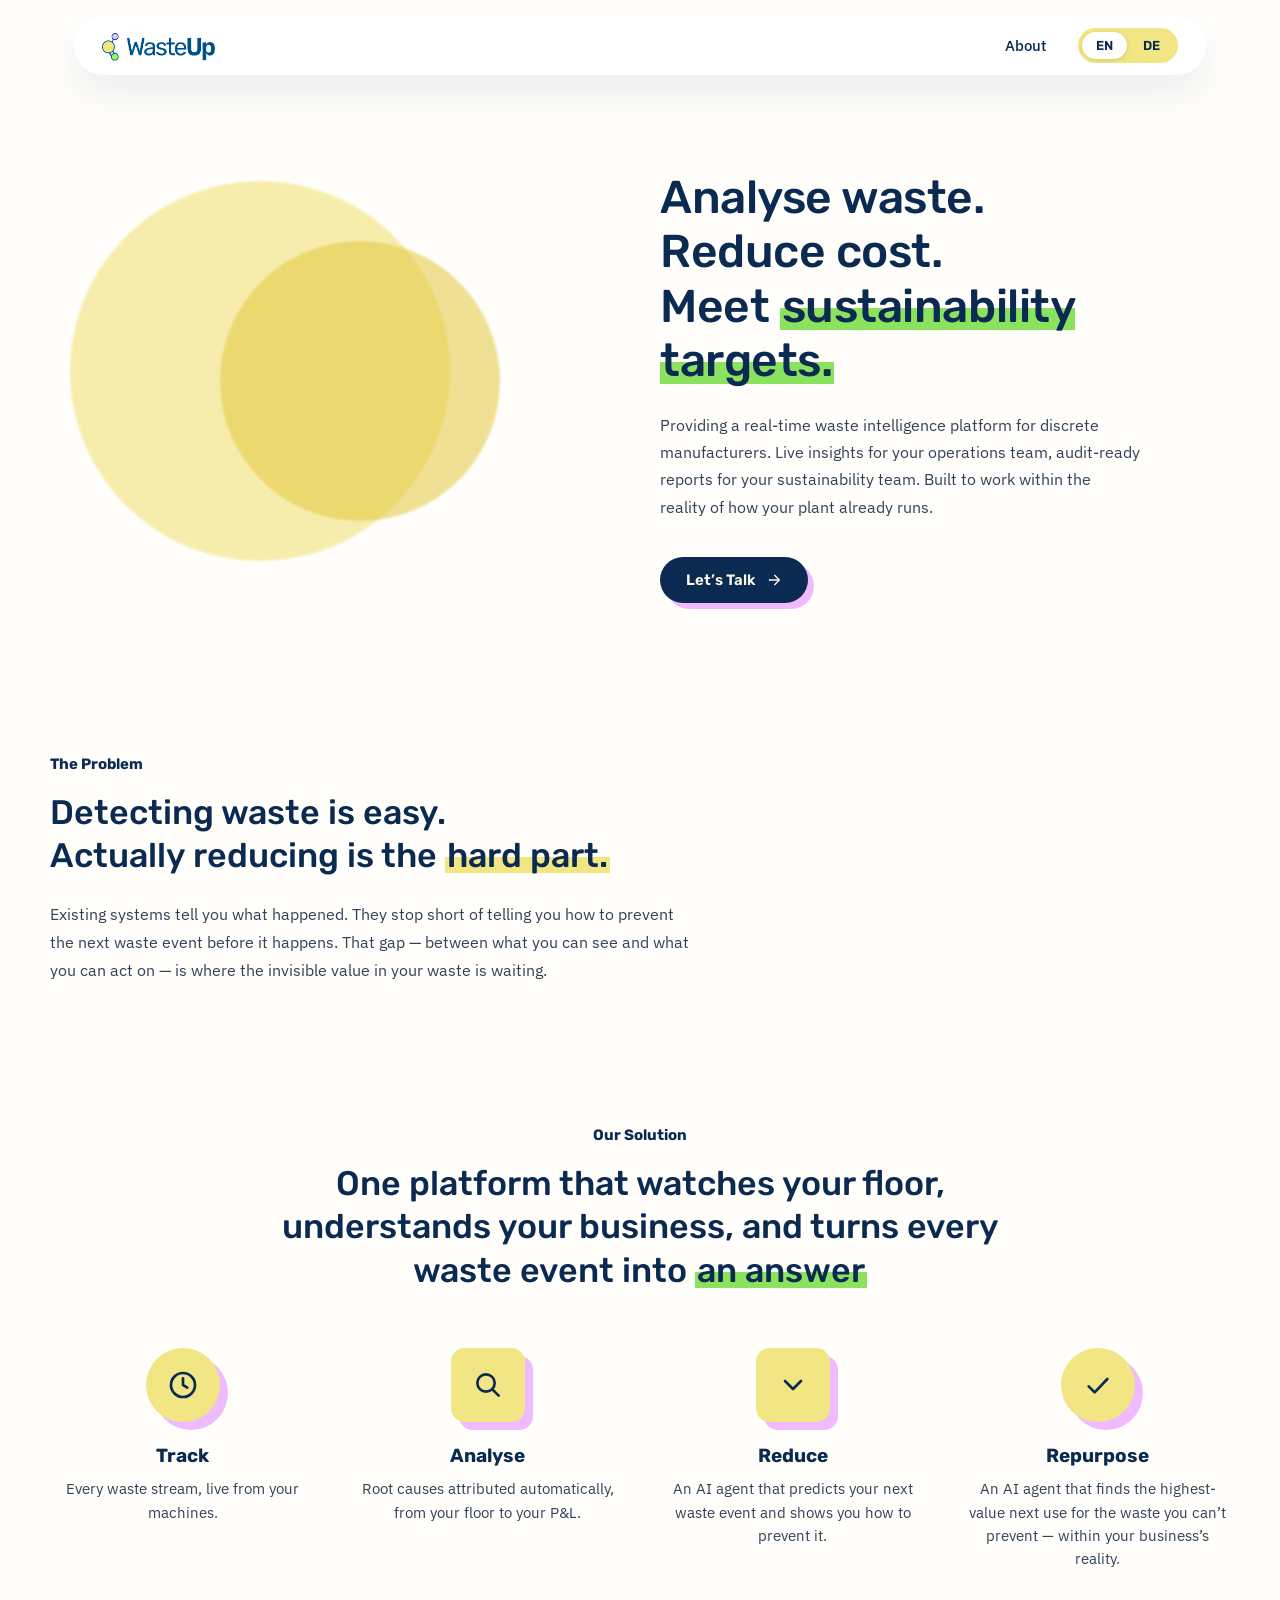
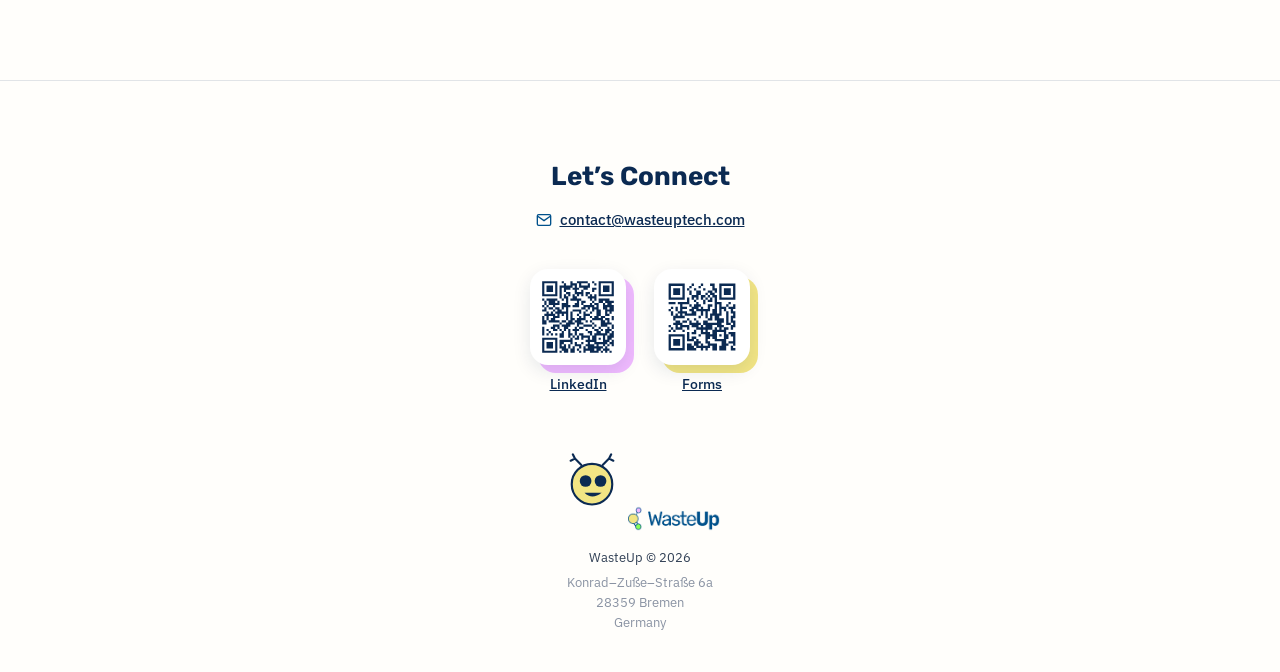
<file: index.html>
<!DOCTYPE html>
<html lang="en">
<head>
<meta charset="UTF-8">
<meta name="viewport" content="width=device-width, initial-scale=1.0">
<title>WasteUp — Waste Intelligence for the Factory Floor</title>
<meta name="description" content="A real-time waste intelligence platform for discrete manufacturers. Analyse waste, reduce cost, meet sustainability targets.">
<link rel="preconnect" href="https://fonts.googleapis.com">
<link rel="preconnect" href="https://fonts.gstatic.com" crossorigin>
<link href="https://fonts.googleapis.com/css2?family=Rubik:wght@400;500;600;700;800&family=IBM+Plex+Sans:ital,wght@0,400;0,500;0,600;1,400&display=swap" rel="stylesheet">
<link rel="stylesheet" href="css/styles.css">
</head>
<body>

<nav class="site-nav">
  <div class="nav-pill">
    <a href="index.html" class="logo">
      <img src="assets/wasteup-logo.png" alt="WasteUp" class="logo-img">
    </a>
    <div class="nav-right">
      <ul class="nav-links">
        <li><a href="about.html">About</a></li>
      </ul>
      <div class="lang-toggle" role="group" aria-label="Language">
        <button type="button" class="active">EN</button>
        <button type="button">DE</button>
      </div>
    </div>
  </div>
</nav>

<header class="hero">
  <div class="hero-inner">
    <div class="hero-blobs" aria-hidden="true">
      <div class="blob blob-a"></div>
      <div class="blob blob-b"></div>
    </div>
    <div class="hero-copy wu-reveal">
      <h1>Analyse waste.<br>Reduce cost.<br>Meet <span class="hl-green">sustainability targets.</span></h1>
      <p>Providing a real-time waste intelligence platform for discrete manufacturers. Live insights for your operations team, audit-ready reports for your sustainability team. Built to work within the reality of how your plant already runs.</p>
      <div class="btn-shadow-wrap">
        <a href="about.html#join" class="btn btn-primary">Let&rsquo;s Talk
          <svg width="16" height="16" viewBox="0 0 24 24" fill="none" stroke="currentColor" stroke-width="2" stroke-linecap="round" stroke-linejoin="round"><path d="M5 12h14M13 5l7 7-7 7"/></svg>
        </a>
      </div>
    </div>
  </div>
</header>

<section class="problem wu-reveal">
  <div class="section-inner">
    <span class="eyebrow">The Problem</span>
    <h2>Detecting waste is easy.<br>Actually reducing is the <span class="hl-yellow">hard part.</span></h2>
    <p>Existing systems tell you what happened. They stop short of telling you how to prevent the next waste event before it happens. That gap &mdash; between what you can see and what you can act on &mdash; is where the invisible value in your waste is waiting.</p>
  </div>
</section>

<section class="solution wu-reveal">
  <div class="section-inner">
    <span class="eyebrow">Our Solution</span>
    <h2>One platform that watches your floor, understands your business, and turns every waste event into <span class="hl-green">an answer</span></h2>

    <div class="feature-grid">
      <div class="feature">
        <div class="feature-icon-wrap round">
          <div class="feature-icon">
            <svg viewBox="0 0 24 24" fill="none" stroke="var(--navy)" stroke-width="2" stroke-linecap="round"><circle cx="12" cy="12" r="9"/><path d="M12 7v5l3.2 2"/></svg>
          </div>
        </div>
        <h3>Track</h3>
        <p>Every waste stream, live from your machines.</p>
      </div>
      <div class="feature">
        <div class="feature-icon-wrap square">
          <div class="feature-icon">
            <svg viewBox="0 0 24 24" fill="none" stroke="var(--navy)" stroke-width="2" stroke-linecap="round"><circle cx="10.5" cy="10.5" r="6.5"/><path d="M20 20l-4.8-4.8"/></svg>
          </div>
        </div>
        <h3>Analyse</h3>
        <p>Root causes attributed automatically, from your floor to your P&amp;L.</p>
      </div>
      <div class="feature">
        <div class="feature-icon-wrap square">
          <div class="feature-icon">
            <svg viewBox="0 0 24 24" fill="none" stroke="var(--navy)" stroke-width="2" stroke-linecap="round" stroke-linejoin="round"><path d="M6 9l6 6 6-6"/></svg>
          </div>
        </div>
        <h3>Reduce</h3>
        <p>An AI agent that predicts your next waste event and shows you how to prevent it.</p>
      </div>
      <div class="feature">
        <div class="feature-icon-wrap round">
          <div class="feature-icon">
            <svg viewBox="0 0 24 24" fill="none" stroke="var(--navy)" stroke-width="2" stroke-linecap="round" stroke-linejoin="round"><path d="M5 13l4.5 4.5L19 7.5"/></svg>
          </div>
        </div>
        <h3>Repurpose</h3>
        <p>An AI agent that finds the highest-value next use for the waste you can&rsquo;t prevent &mdash; within your business&rsquo;s reality.</p>
      </div>
    </div>
  </div>
</section>

<footer class="site-footer wu-reveal" id="contact">
  <h2>Let&rsquo;s Connect</h2>
  <a href="mailto:contact@wasteuptech.com" class="contact-row">
    <svg width="16" height="16" viewBox="0 0 24 24" fill="none" stroke="var(--blue)" stroke-width="2"><rect x="2" y="4" width="20" height="16" rx="2"/><path d="M2 6l10 7 10-7"/></svg>
    contact@wasteuptech.com
  </a>

  <div class="qr-grid">
    <div class="qr-card">
      <div class="qr-frame-wrap pink">
        <a class="qr-frame" href="https://www.linkedin.com/company/wasteup-tech/" target="_blank" rel="noopener noreferrer" aria-label="WasteUp on LinkedIn">
          <svg viewBox="0 0 70 70"><path d="M2,2H4V4H2zM4,2H6V4H4zM6,2H8V4H6zM8,2H10V4H8zM10,2H12V4H10zM12,2H14V4H12zM14,2H16V4H14zM20,2H22V4H20zM28,2H30V4H28zM34,2H36V4H34zM36,2H38V4H36zM38,2H40V4H38zM40,2H42V4H40zM42,2H44V4H42zM48,2H50V4H48zM54,2H56V4H54zM56,2H58V4H56zM58,2H60V4H58zM60,2H62V4H60zM62,2H64V4H62zM64,2H66V4H64zM66,2H68V4H66zM2,4H4V6H2zM14,4H16V6H14zM22,4H24V6H22zM28,4H30V6H28zM30,4H32V6H30zM32,4H34V6H32zM36,4H38V6H36zM44,4H46V6H44zM50,4H52V6H50zM54,4H56V6H54zM66,4H68V6H66zM2,6H4V8H2zM6,6H8V8H6zM8,6H10V8H8zM10,6H12V8H10zM14,6H16V8H14zM18,6H20V8H18zM20,6H22V8H20zM22,6H24V8H22zM24,6H26V8H24zM26,6H28V8H26zM28,6H30V8H28zM32,6H34V8H32zM36,6H38V8H36zM38,6H40V8H38zM40,6H42V8H40zM42,6H44V8H42zM44,6H46V8H44zM54,6H56V8H54zM58,6H60V8H58zM60,6H62V8H60zM62,6H64V8H62zM66,6H68V8H66zM2,8H4V10H2zM6,8H8V10H6zM8,8H10V10H8zM10,8H12V10H10zM14,8H16V10H14zM18,8H20V10H18zM22,8H24V10H22zM24,8H26V10H24zM26,8H28V10H26zM30,8H32V10H30zM32,8H34V10H32zM34,8H36V10H34zM40,8H42V10H40zM42,8H44V10H42zM48,8H50V10H48zM50,8H52V10H50zM54,8H56V10H54zM58,8H60V10H58zM60,8H62V10H60zM62,8H64V10H62zM66,8H68V10H66zM2,10H4V12H2zM6,10H8V12H6zM8,10H10V12H8zM10,10H12V12H10zM14,10H16V12H14zM18,10H20V12H18zM22,10H24V12H22zM32,10H34V12H32zM38,10H40V12H38zM48,10H50V12H48zM54,10H56V12H54zM58,10H60V12H58zM60,10H62V12H60zM62,10H64V12H62zM66,10H68V12H66zM2,12H4V14H2zM14,12H16V14H14zM18,12H20V14H18zM24,12H26V14H24zM26,12H28V14H26zM32,12H34V14H32zM34,12H36V14H34zM36,12H38V14H36zM38,12H40V14H38zM42,12H44V14H42zM44,12H46V14H44zM54,12H56V14H54zM66,12H68V14H66zM2,14H4V16H2zM4,14H6V16H4zM6,14H8V16H6zM8,14H10V16H8zM10,14H12V16H10zM12,14H14V16H12zM14,14H16V16H14zM18,14H20V16H18zM22,14H24V16H22zM26,14H28V16H26zM30,14H32V16H30zM34,14H36V16H34zM38,14H40V16H38zM42,14H44V16H42zM46,14H48V16H46zM50,14H52V16H50zM54,14H56V16H54zM56,14H58V16H56zM58,14H60V16H58zM60,14H62V16H60zM62,14H64V16H62zM64,14H66V16H64zM66,14H68V16H66zM18,16H20V18H18zM22,16H24V18H22zM24,16H26V18H24zM30,16H32V18H30zM32,16H34V18H32zM44,16H46V18H44zM46,16H48V18H46zM48,16H50V18H48zM50,16H52V18H50zM2,18H4V20H2zM6,18H8V20H6zM8,18H10V20H8zM10,18H12V20H10zM12,18H14V20H12zM14,18H16V20H14zM20,18H22V20H20zM24,18H26V20H24zM28,18H30V20H28zM30,18H32V20H30zM32,18H34V20H32zM34,18H36V20H34zM36,18H38V20H36zM46,18H48V20H46zM50,18H52V20H50zM54,18H56V20H54zM56,18H58V20H56zM58,18H60V20H58zM60,18H62V20H60zM62,18H64V20H62zM4,20H6V22H4zM8,20H10V22H8zM10,20H12V22H10zM12,20H14V22H12zM16,20H18V22H16zM24,20H26V22H24zM34,20H36V22H34zM38,20H40V22H38zM40,20H42V22H40zM48,20H50V22H48zM54,20H56V22H54zM56,20H58V22H56zM60,20H62V22H60zM62,20H64V22H62zM64,20H66V22H64zM66,20H68V22H66zM4,22H6V24H4zM8,22H10V24H8zM10,22H12V24H10zM12,22H14V24H12zM14,22H16V24H14zM16,22H18V24H16zM20,22H22V24H20zM22,22H24V24H22zM24,22H26V24H24zM32,22H34V24H32zM34,22H36V24H34zM38,22H40V24H38zM46,22H48V24H46zM50,22H52V24H50zM52,22H54V24H52zM58,22H60V24H58zM62,22H64V24H62zM64,22H66V24H64zM2,24H4V26H2zM6,24H8V26H6zM12,24H14V26H12zM20,24H22V26H20zM22,24H24V26H22zM24,24H26V26H24zM26,24H28V26H26zM30,24H32V26H30zM32,24H34V26H32zM34,24H36V26H34zM40,24H42V26H40zM42,24H44V26H42zM44,24H46V26H44zM46,24H48V26H46zM48,24H50V26H48zM52,24H54V26H52zM58,24H60V26H58zM60,24H62V26H60zM62,24H64V26H62zM64,24H66V26H64zM66,24H68V26H66zM4,26H6V28H4zM8,26H10V28H8zM10,26H12V28H10zM14,26H16V28H14zM16,26H18V28H16zM20,26H22V28H20zM24,26H26V28H24zM38,26H40V28H38zM40,26H42V28H40zM44,26H46V28H44zM48,26H50V28H48zM50,26H52V28H50zM52,26H54V28H52zM58,26H60V28H58zM60,26H62V28H60zM64,26H66V28H64zM66,26H68V28H66zM2,28H4V30H2zM4,28H6V30H4zM12,28H14V30H12zM16,28H18V30H16zM18,28H20V30H18zM24,28H26V30H24zM30,28H32V30H30zM32,28H34V30H32zM34,28H36V30H34zM36,28H38V30H36zM42,28H44V30H42zM48,28H50V30H48zM52,28H54V30H52zM54,28H56V30H54zM60,28H62V30H60zM62,28H64V30H62zM64,28H66V30H64zM66,28H68V30H66zM6,30H8V32H6zM10,30H12V32H10zM14,30H16V32H14zM16,30H18V32H16zM18,30H20V32H18zM20,30H22V32H20zM22,30H24V32H22zM24,30H26V32H24zM28,30H30V32H28zM36,30H38V32H36zM40,30H42V32H40zM46,30H48V32H46zM52,30H54V32H52zM54,30H56V32H54zM60,30H62V32H60zM64,30H66V32H64zM4,32H6V34H4zM6,32H8V34H6zM8,32H10V34H8zM10,32H12V34H10zM12,32H14V34H12zM16,32H18V34H16zM20,32H22V34H20zM24,32H26V34H24zM28,32H30V34H28zM34,32H36V34H34zM40,32H42V34H40zM42,32H44V34H42zM44,32H46V34H44zM52,32H54V34H52zM54,32H56V34H54zM60,32H62V34H60zM62,32H64V34H62zM2,34H4V36H2zM6,34H8V36H6zM12,34H14V36H12zM14,34H16V36H14zM16,34H18V36H16zM24,34H26V36H24zM28,34H30V36H28zM36,34H38V36H36zM40,34H42V36H40zM46,34H48V36H46zM50,34H52V36H50zM52,34H54V36H52zM56,34H58V36H56zM58,34H60V36H58zM66,34H68V36H66zM2,36H4V38H2zM6,36H8V38H6zM10,36H12V38H10zM12,36H14V38H12zM24,36H26V38H24zM28,36H30V38H28zM30,36H32V38H30zM34,36H36V38H34zM36,36H38V38H36zM38,36H40V38H38zM40,36H42V38H40zM48,36H50V38H48zM50,36H52V38H50zM52,36H54V38H52zM54,36H56V38H54zM56,36H58V38H56zM60,36H62V38H60zM62,36H64V38H62zM66,36H68V38H66zM2,38H4V40H2zM4,38H6V40H4zM8,38H10V40H8zM10,38H12V40H10zM12,38H14V40H12zM14,38H16V40H14zM16,38H18V40H16zM20,38H22V40H20zM22,38H24V40H22zM26,38H28V40H26zM28,38H30V40H28zM32,38H34V40H32zM34,38H36V40H34zM36,38H38V40H36zM42,38H44V40H42zM46,38H48V40H46zM56,38H58V40H56zM58,38H60V40H58zM62,38H64V40H62zM2,40H4V42H2zM4,40H6V42H4zM18,40H20V42H18zM24,40H26V42H24zM26,40H28V42H26zM28,40H30V42H28zM30,40H32V42H30zM34,40H36V42H34zM36,40H38V42H36zM38,40H40V42H38zM48,40H50V42H48zM56,40H58V42H56zM58,40H60V42H58zM60,40H62V42H60zM62,40H64V42H62zM64,40H66V42H64zM12,42H14V44H12zM14,42H16V44H14zM16,42H18V44H16zM20,42H22V44H20zM22,42H24V44H22zM24,42H26V44H24zM26,42H28V44H26zM34,42H36V44H34zM40,42H42V44H40zM42,42H44V44H42zM44,42H46V44H44zM46,42H48V44H46zM50,42H52V44H50zM56,42H58V44H56zM58,42H60V44H58zM60,42H62V44H60zM66,42H68V44H66zM2,44H4V46H2zM10,44H12V46H10zM12,44H14V46H12zM16,44H18V46H16zM22,44H24V46H22zM24,44H26V46H24zM32,44H34V46H32zM36,44H38V46H36zM38,44H40V46H38zM48,44H50V46H48zM54,44H56V46H54zM62,44H64V46H62zM66,44H68V46H66zM2,46H4V48H2zM6,46H8V48H6zM12,46H14V48H12zM14,46H16V48H14zM18,46H20V48H18zM22,46H24V48H22zM26,46H28V48H26zM30,46H32V48H30zM32,46H34V48H32zM34,46H36V48H34zM42,46H44V48H42zM50,46H52V48H50zM52,46H54V48H52zM56,46H58V48H56zM60,46H62V48H60zM62,46H64V48H62zM64,46H66V48H64zM2,48H4V50H2zM8,48H10V50H8zM20,48H22V50H20zM26,48H28V50H26zM32,48H34V50H32zM44,48H46V50H44zM46,48H48V50H46zM52,48H54V50H52zM54,48H56V50H54zM60,48H62V50H60zM62,48H64V50H62zM66,48H68V50H66zM2,50H4V52H2zM6,50H8V52H6zM10,50H12V52H10zM14,50H16V52H14zM18,50H20V52H18zM20,50H22V52H20zM26,50H28V52H26zM28,50H30V52H28zM32,50H34V52H32zM36,50H38V52H36zM38,50H40V52H38zM46,50H48V52H46zM50,50H52V52H50zM52,50H54V52H52zM54,50H56V52H54zM56,50H58V52H56zM58,50H60V52H58zM60,50H62V52H60zM64,50H66V52H64zM66,50H68V52H66zM18,52H20V54H18zM20,52H22V54H20zM26,52H28V54H26zM30,52H32V54H30zM34,52H36V54H34zM38,52H40V54H38zM40,52H42V54H40zM42,52H44V54H42zM44,52H46V54H44zM48,52H50V54H48zM50,52H52V54H50zM58,52H60V54H58zM62,52H64V54H62zM64,52H66V54H64zM66,52H68V54H66zM2,54H4V56H2zM4,54H6V56H4zM6,54H8V56H6zM8,54H10V56H8zM10,54H12V56H10zM12,54H14V56H12zM14,54H16V56H14zM28,54H30V56H28zM32,54H34V56H32zM34,54H36V56H34zM38,54H40V56H38zM44,54H46V56H44zM48,54H50V56H48zM50,54H52V56H50zM54,54H56V56H54zM58,54H60V56H58zM62,54H64V56H62zM64,54H66V56H64zM2,56H4V58H2zM14,56H16V58H14zM18,56H20V58H18zM20,56H22V58H20zM22,56H24V58H22zM24,56H26V58H24zM26,56H28V58H26zM28,56H30V58H28zM42,56H44V58H42zM44,56H46V58H44zM46,56H48V58H46zM48,56H50V58H48zM50,56H52V58H50zM58,56H60V58H58zM60,56H62V58H60zM62,56H64V58H62zM66,56H68V58H66zM2,58H4V60H2zM6,58H8V60H6zM8,58H10V60H8zM10,58H12V60H10zM14,58H16V60H14zM18,58H20V60H18zM20,58H22V60H20zM28,58H30V60H28zM32,58H34V60H32zM38,58H40V60H38zM44,58H46V60H44zM50,58H52V60H50zM52,58H54V60H52zM54,58H56V60H54zM56,58H58V60H56zM58,58H60V60H58zM60,58H62V60H60zM64,58H66V60H64zM66,58H68V60H66zM2,60H4V62H2zM6,60H8V62H6zM8,60H10V62H8zM10,60H12V62H10zM14,60H16V62H14zM18,60H20V62H18zM22,60H24V62H22zM26,60H28V62H26zM32,60H34V62H32zM34,60H36V62H34zM36,60H38V62H36zM42,60H44V62H42zM44,60H46V62H44zM46,60H48V62H46zM48,60H50V62H48zM52,60H54V62H52zM58,60H60V62H58zM62,60H64V62H62zM66,60H68V62H66zM2,62H4V64H2zM6,62H8V64H6zM8,62H10V64H8zM10,62H12V64H10zM14,62H16V64H14zM18,62H20V64H18zM20,62H22V64H20zM22,62H24V64H22zM26,62H28V64H26zM30,62H32V64H30zM36,62H38V64H36zM40,62H42V64H40zM44,62H46V64H44zM46,62H48V64H46zM48,62H50V64H48zM50,62H52V64H50zM52,62H54V64H52zM54,62H56V64H54zM56,62H58V64H56zM60,62H62V64H60zM2,64H4V66H2zM14,64H16V66H14zM20,64H22V66H20zM22,64H24V66H22zM24,64H26V66H24zM28,64H30V66H28zM30,64H32V66H30zM34,64H36V66H34zM40,64H42V66H40zM42,64H44V66H42zM44,64H46V66H44zM46,64H48V66H46zM48,64H50V66H48zM52,64H54V66H52zM54,64H56V66H54zM58,64H60V66H58zM60,64H62V66H60zM62,64H64V66H62zM2,66H4V68H2zM4,66H6V68H4zM6,66H8V68H6zM8,66H10V68H8zM10,66H12V68H10zM12,66H14V68H12zM14,66H16V68H14zM18,66H20V68H18zM22,66H24V68H22zM24,66H26V68H24zM28,66H30V68H28zM30,66H32V68H30zM36,66H38V68H36zM40,66H42V68H40zM46,66H48V68H46zM48,66H50V68H48zM50,66H52V68H50zM52,66H54V68H52zM56,66H58V68H56zM60,66H62V68H60zM64,66H66V68H64z" fill="var(--navy)"/></svg>
        </a>
      </div>
      <a href="https://www.linkedin.com/company/wasteup-tech/" target="_blank" rel="noopener noreferrer" class="qr-label">LinkedIn</a>
    </div>
    <div class="qr-card">
      <div class="qr-frame-wrap yellow">
        <a class="qr-frame" href="https://forms.gle/VLgzcAVYSBBEfDJe8" target="_blank" rel="noopener noreferrer" aria-label="WasteUp forms">
          <svg viewBox="0 0 33 33"><path d="M2,2H3V3H2zM3,2H4V3H3zM4,2H5V3H4zM5,2H6V3H5zM6,2H7V3H6zM7,2H8V3H7zM8,2H9V3H8zM12,2H13V3H12zM16,2H17V3H16zM20,2H21V3H20zM21,2H22V3H21zM24,2H25V3H24zM25,2H26V3H25zM26,2H27V3H26zM27,2H28V3H27zM28,2H29V3H28zM29,2H30V3H29zM30,2H31V3H30zM2,3H3V4H2zM8,3H9V4H8zM11,3H12V4H11zM15,3H16V4H15zM21,3H22V4H21zM24,3H25V4H24zM30,3H31V4H30zM2,4H3V5H2zM4,4H5V5H4zM5,4H6V5H5zM6,4H7V5H6zM8,4H9V5H8zM10,4H11V5H10zM13,4H14V5H13zM17,4H18V5H17zM21,4H22V5H21zM22,4H23V5H22zM24,4H25V5H24zM26,4H27V5H26zM27,4H28V5H27zM28,4H29V5H28zM30,4H31V5H30zM2,5H3V6H2zM4,5H5V6H4zM5,5H6V6H5zM6,5H7V6H6zM8,5H9V6H8zM11,5H12V6H11zM14,5H15V6H14zM15,5H16V6H15zM19,5H20V6H19zM20,5H21V6H20zM22,5H23V6H22zM24,5H25V6H24zM26,5H27V6H26zM27,5H28V6H27zM28,5H29V6H28zM30,5H31V6H30zM2,6H3V7H2zM4,6H5V7H4zM5,6H6V7H5zM6,6H7V7H6zM8,6H9V7H8zM11,6H12V7H11zM14,6H15V7H14zM15,6H16V7H15zM18,6H19V7H18zM20,6H21V7H20zM21,6H22V7H21zM24,6H25V7H24zM26,6H27V7H26zM27,6H28V7H27zM28,6H29V7H28zM30,6H31V7H30zM2,7H3V8H2zM8,7H9V8H8zM12,7H13V8H12zM13,7H14V8H13zM14,7H15V8H14zM16,7H17V8H16zM17,7H18V8H17zM19,7H20V8H19zM21,7H22V8H21zM22,7H23V8H22zM24,7H25V8H24zM30,7H31V8H30zM2,8H3V9H2zM3,8H4V9H3zM4,8H5V9H4zM5,8H6V9H5zM6,8H7V9H6zM7,8H8V9H7zM8,8H9V9H8zM10,8H11V9H10zM12,8H13V9H12zM14,8H15V9H14zM16,8H17V9H16zM18,8H19V9H18zM20,8H21V9H20zM22,8H23V9H22zM24,8H25V9H24zM25,8H26V9H25zM26,8H27V9H26zM27,8H28V9H27zM28,8H29V9H28zM29,8H30V9H29zM30,8H31V9H30zM10,9H11V10H10zM13,9H14V10H13zM17,9H18V10H17zM19,9H20V10H19zM20,9H21V10H20zM22,9H23V10H22zM2,10H3V11H2zM3,10H4V11H3zM4,10H5V11H4zM6,10H7V11H6zM7,10H8V11H7zM8,10H9V11H8zM9,10H10V11H9zM10,10H11V11H10zM14,10H15V11H14zM17,10H18V11H17zM22,10H23V11H22zM23,10H24V11H23zM24,10H25V11H24zM28,10H29V11H28zM7,11H8V12H7zM11,11H12V12H11zM13,11H14V12H13zM14,11H15V12H14zM15,11H16V12H15zM19,11H20V12H19zM20,11H21V12H20zM22,11H23V12H22zM24,11H25V12H24zM27,11H28V12H27zM30,11H31V12H30zM3,12H4V13H3zM5,12H6V13H5zM7,12H8V13H7zM8,12H9V13H8zM9,12H10V13H9zM12,12H13V13H12zM13,12H14V13H13zM14,12H15V13H14zM16,12H17V13H16zM19,12H20V13H19zM22,12H23V13H22zM24,12H25V13H24zM25,12H26V13H25zM26,12H27V13H26zM28,12H29V13H28zM29,12H30V13H29zM30,12H31V13H30zM2,13H3V14H2zM5,13H6V14H5zM7,13H8V14H7zM11,13H12V14H11zM12,13H13V14H12zM14,13H15V14H14zM15,13H16V14H15zM16,13H17V14H16zM17,13H18V14H17zM18,13H19V14H18zM19,13H20V14H19zM21,13H22V14H21zM22,13H23V14H22zM24,13H25V14H24zM26,13H27V14H26zM29,13H30V14H29zM3,14H4V15H3zM6,14H7V15H6zM7,14H8V15H7zM8,14H9V15H8zM9,14H10V15H9zM12,14H13V15H12zM13,14H14V15H13zM16,14H17V15H16zM18,14H19V15H18zM21,14H22V15H21zM22,14H23V15H22zM24,14H25V15H24zM27,14H28V15H27zM29,14H30V15H29zM30,14H31V15H30zM3,15H4V16H3zM5,15H6V16H5zM7,15H8V16H7zM9,15H10V16H9zM10,15H11V16H10zM11,15H12V16H11zM12,15H13V16H12zM13,15H14V16H13zM16,15H17V16H16zM18,15H19V16H18zM20,15H21V16H20zM21,15H22V16H21zM22,15H23V16H22zM23,15H24V16H23zM24,15H25V16H24zM27,15H28V16H27zM30,15H31V16H30zM4,16H5V17H4zM5,16H6V17H5zM6,16H7V17H6zM7,16H8V17H7zM8,16H9V17H8zM15,16H16V17H15zM18,16H19V17H18zM20,16H21V17H20zM22,16H23V17H22zM23,16H24V17H23zM27,16H28V17H27zM29,16H30V17H29zM30,16H31V17H30zM4,17H5V18H4zM10,17H11V18H10zM13,17H14V18H13zM19,17H20V18H19zM20,17H21V18H20zM22,17H23V18H22zM23,17H24V18H23zM24,17H25V18H24zM25,17H26V18H25zM27,17H28V18H27zM29,17H30V18H29zM5,18H6V19H5zM6,18H7V19H6zM8,18H9V19H8zM9,18H10V19H9zM11,18H12V19H11zM14,18H15V19H14zM17,18H18V19H17zM18,18H19V19H18zM23,18H24V19H23zM24,18H25V19H24zM25,18H26V19H25zM27,18H28V19H27zM29,18H30V19H29zM30,18H31V19H30zM4,19H5V20H4zM5,19H6V20H5zM6,19H7V20H6zM7,19H8V20H7zM11,19H12V20H11zM12,19H13V20H12zM13,19H14V20H13zM14,19H15V20H14zM15,19H16V20H15zM17,19H18V20H17zM18,19H19V20H18zM19,19H20V20H19zM20,19H21V20H20zM21,19H22V20H21zM22,19H23V20H22zM23,19H24V20H23zM24,19H25V20H24zM27,19H28V20H27zM28,19H29V20H28zM30,19H31V20H30zM2,20H3V21H2zM5,20H6V21H5zM7,20H8V21H7zM8,20H9V21H8zM9,20H10V21H9zM10,20H11V21H10zM12,20H13V21H12zM13,20H14V21H13zM14,20H15V21H14zM16,20H17V21H16zM18,20H19V21H18zM19,20H20V21H19zM20,20H21V21H20zM23,20H24V21H23zM24,20H25V21H24zM25,20H26V21H25zM29,20H30V21H29zM30,20H31V21H30zM3,21H4V22H3zM5,21H6V22H5zM6,21H7V22H6zM7,21H8V22H7zM10,21H11V22H10zM14,21H15V22H14zM15,21H16V22H15zM16,21H17V22H16zM17,21H18V22H17zM18,21H19V22H18zM19,21H20V22H19zM20,21H21V22H20zM22,21H23V22H22zM24,21H25V22H24zM26,21H27V22H26zM27,21H28V22H27zM29,21H30V22H29zM2,22H3V23H2zM4,22H5V23H4zM8,22H9V23H8zM13,22H14V23H13zM16,22H17V23H16zM18,22H19V23H18zM21,22H22V23H21zM22,22H23V23H22zM23,22H24V23H23zM24,22H25V23H24zM25,22H26V23H25zM26,22H27V23H26zM10,23H11V24H10zM12,23H13V24H12zM13,23H14V24H13zM16,23H17V24H16zM17,23H18V24H17zM18,23H19V24H18zM19,23H20V24H19zM21,23H22V24H21zM22,23H23V24H22zM26,23H27V24H26zM28,23H29V24H28zM29,23H30V24H29zM30,23H31V24H30zM2,24H3V25H2zM3,24H4V25H3zM4,24H5V25H4zM5,24H6V25H5zM6,24H7V25H6zM7,24H8V25H7zM8,24H9V25H8zM10,24H11V25H10zM15,24H16V25H15zM18,24H19V25H18zM19,24H20V25H19zM20,24H21V25H20zM21,24H22V25H21zM22,24H23V25H22zM24,24H25V25H24zM26,24H27V25H26zM27,24H28V25H27zM29,24H30V25H29zM30,24H31V25H30zM2,25H3V26H2zM8,25H9V26H8zM10,25H11V26H10zM12,25H13V26H12zM13,25H14V26H13zM18,25H19V26H18zM19,25H20V26H19zM21,25H22V26H21zM22,25H23V26H22zM26,25H27V26H26zM27,25H28V26H27zM30,25H31V26H30zM2,26H3V27H2zM4,26H5V27H4zM5,26H6V27H5zM6,26H7V27H6zM8,26H9V27H8zM10,26H11V27H10zM11,26H12V27H11zM12,26H13V27H12zM14,26H15V27H14zM18,26H19V27H18zM22,26H23V27H22zM23,26H24V27H23zM24,26H25V27H24zM25,26H26V27H25zM26,26H27V27H26zM30,26H31V27H30zM2,27H3V28H2zM4,27H5V28H4zM5,27H6V28H5zM6,27H7V28H6zM8,27H9V28H8zM13,27H14V28H13zM14,27H15V28H14zM15,27H16V28H15zM18,27H19V28H18zM19,27H20V28H19zM25,27H26V28H25zM26,27H27V28H26zM28,27H29V28H28zM29,27H30V28H29zM30,27H31V28H30zM2,28H3V29H2zM4,28H5V29H4zM5,28H6V29H5zM6,28H7V29H6zM8,28H9V29H8zM10,28H11V29H10zM11,28H12V29H11zM13,28H14V29H13zM14,28H15V29H14zM16,28H17V29H16zM19,28H20V29H19zM20,28H21V29H20zM21,28H22V29H21zM22,28H23V29H22zM25,28H26V29H25zM26,28H27V29H26zM27,28H28V29H27zM30,28H31V29H30zM2,29H3V30H2zM8,29H9V30H8zM10,29H11V30H10zM11,29H12V30H11zM12,29H13V30H12zM14,29H15V30H14zM15,29H16V30H15zM16,29H17V30H16zM17,29H18V30H17zM18,29H19V30H18zM19,29H20V30H19zM21,29H22V30H21zM22,29H23V30H22zM24,29H25V30H24zM25,29H26V30H25zM26,29H27V30H26zM29,29H30V30H29zM2,30H3V31H2zM3,30H4V31H3zM4,30H5V31H4zM5,30H6V31H5zM6,30H7V31H6zM7,30H8V31H7zM8,30H9V31H8zM10,30H11V31H10zM11,30H12V31H11zM12,30H13V31H12zM13,30H14V31H13zM16,30H17V31H16zM18,30H19V31H18zM21,30H22V31H21zM22,30H23V31H22zM24,30H25V31H24zM25,30H26V31H25zM26,30H27V31H26zM29,30H30V31H29zM30,30H31V31H30z" fill="var(--navy)"/></svg>
        </a>
      </div>
      <a href="https://forms.gle/VLgzcAVYSBBEfDJe8" target="_blank" rel="noopener noreferrer" class="qr-label">Forms</a>
    </div>
  </div>

  <svg class="footer-mascot" viewBox="0 0 120 120" fill="none">
    <path d="M40 30 L28 18 M28 18 L20 22 M28 18 L24 10" stroke="var(--navy)" stroke-width="4" stroke-linecap="round"/>
    <path d="M80 30 L92 18 M92 18 L100 22 M92 18 L96 10" stroke="var(--navy)" stroke-width="4" stroke-linecap="round"/>
    <circle cx="60" cy="66" r="38" fill="var(--yellow)" stroke="var(--navy)" stroke-width="4"/>
    <circle cx="48" cy="60" r="11" fill="var(--navy)"/>
    <circle cx="76" cy="60" r="11" fill="var(--navy)"/>
    <path d="M46 82 Q60 96 78 82 Z" fill="var(--navy)"/>
  </svg>

  <a href="index.html" class="logo" style="justify-content:center;margin-bottom:10px;">
    <img src="assets/wasteup-logo.png" alt="WasteUp" class="logo-img logo-img-sm">
  </a>
  <p class="footer-copy">WasteUp &copy; 2026</p>
  <p class="footer-address">Konrad&ndash;Zu&szlig;e&ndash;Stra&szlig;e 6a<br>28359 Bremen<br>Germany</p>
</footer>

<script src="js/main.js"></script>
</body>
</html>
</file>
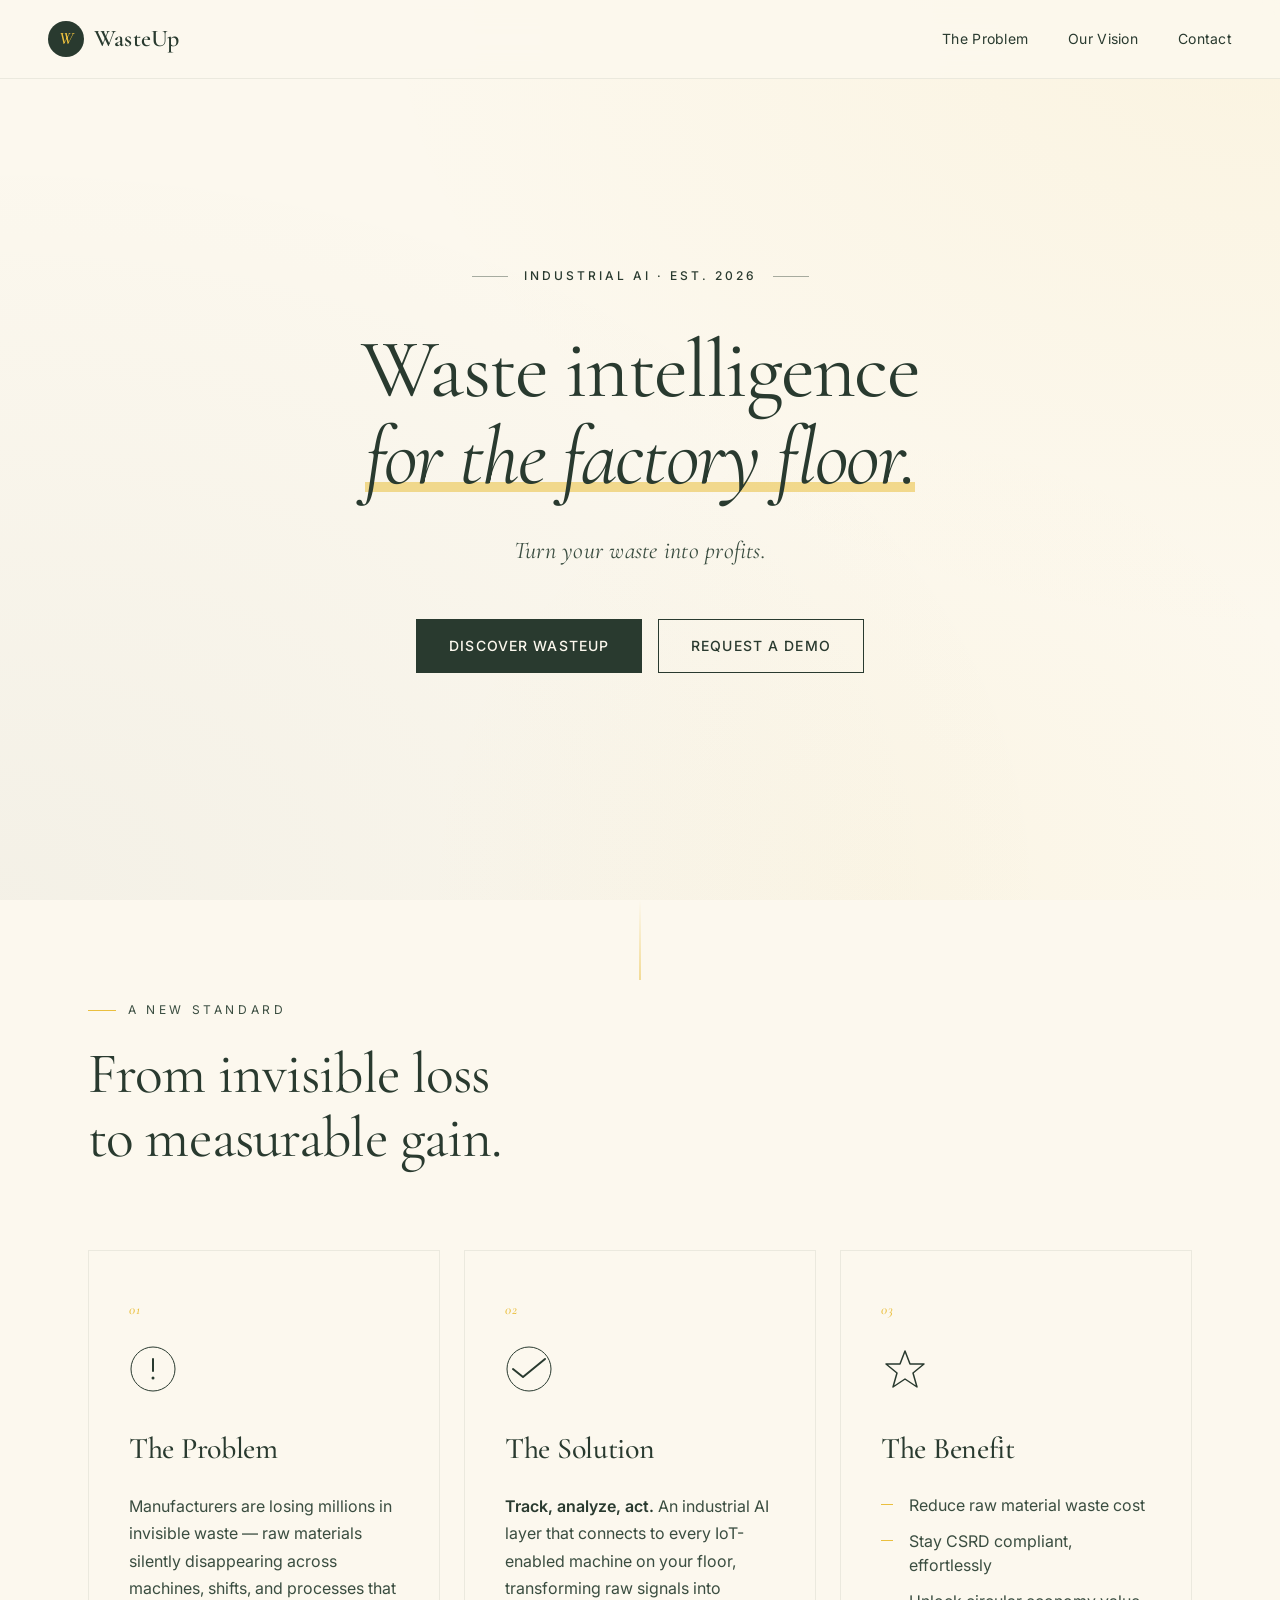
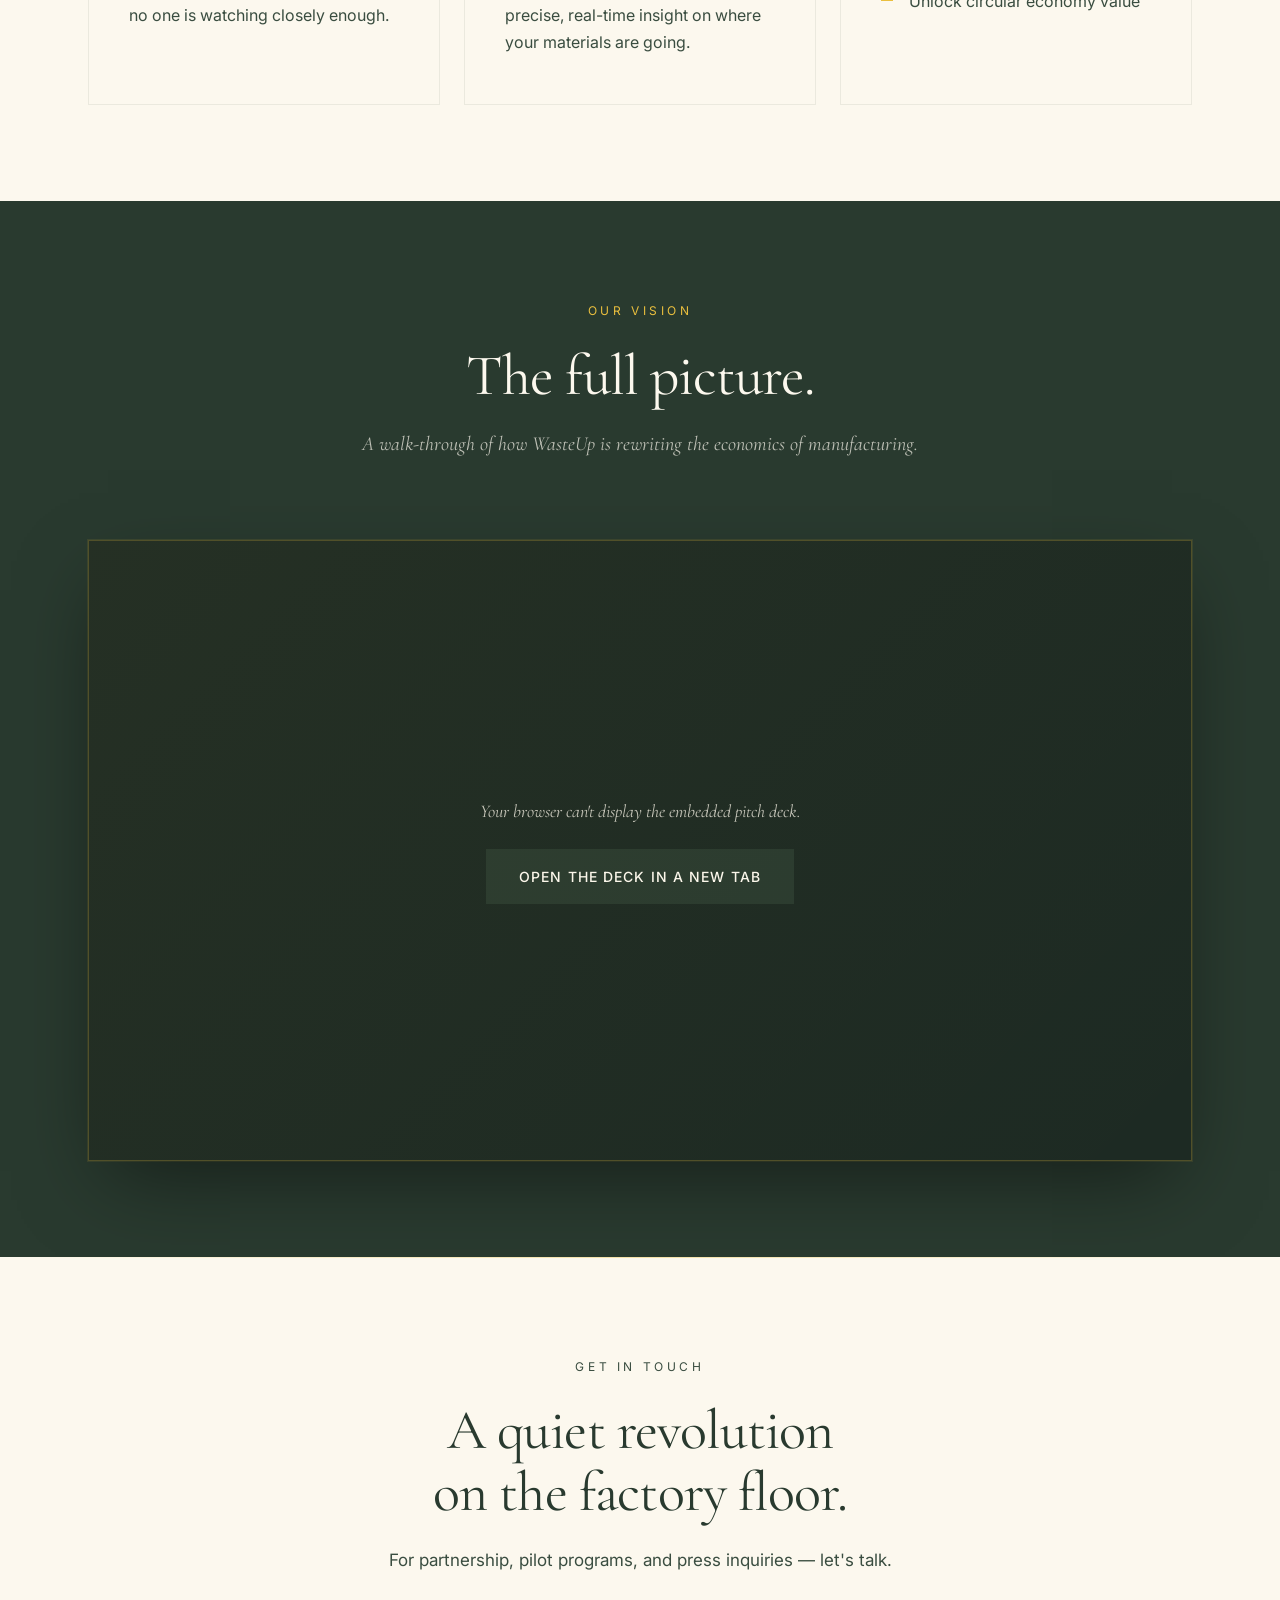
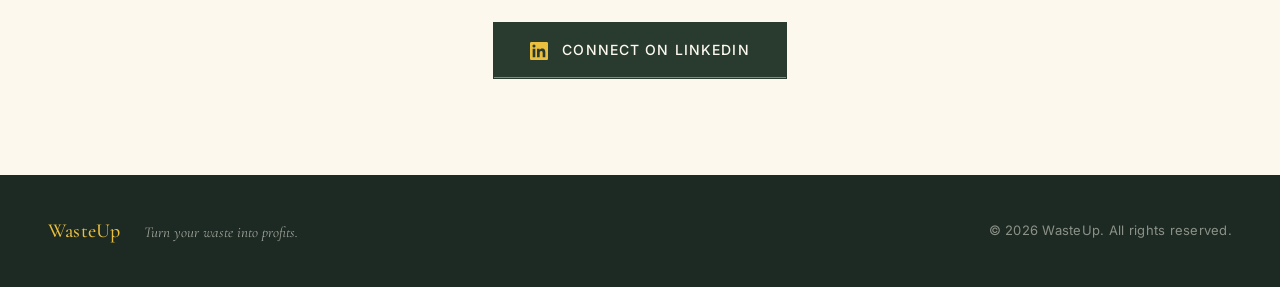
<file: website/index.html>
<!DOCTYPE html>
<html lang="en">
<head>
    <meta charset="UTF-8">
    <meta name="viewport" content="width=device-width, initial-scale=1.0">
    <title>WasteUp — Waste Intelligence for the Factory Floor</title>
    <link rel="preconnect" href="https://fonts.googleapis.com">
    <link rel="preconnect" href="https://fonts.gstatic.com" crossorigin>
    <link href="https://fonts.googleapis.com/css2?family=Cormorant+Garamond:wght@300;400;500;600;700&family=Inter:wght@300;400;500;600&display=swap" rel="stylesheet">
    <link rel="stylesheet" href="styles.css">
</head>
<body>

    <!-- Navigation -->
    <nav class="nav">
        <div class="nav-container">
            <a href="#" class="logo">
                <span class="logo-mark">W</span>
                <span class="logo-text">WasteUp</span>
            </a>
            <ul class="nav-links">
                <li><a href="#problem">The Problem</a></li>
                <li><a href="#deck">Our Vision</a></li>
                <li><a href="#contact">Contact</a></li>
            </ul>
        </div>
    </nav>

    <!-- Hero Section -->
    <section class="hero">
        <div class="hero-container">
            <div class="hero-eyebrow">
                <span class="eyebrow-line"></span>
                <span class="eyebrow-text">Industrial AI · Est. 2026</span>
                <span class="eyebrow-line"></span>
            </div>
            <h1 class="hero-heading">
                Waste intelligence<br>
                <em>for the factory floor.</em>
            </h1>
            <p class="hero-tagline">Turn your waste into profits.</p>
            <div class="hero-cta">
                <a href="#problem" class="btn btn-primary">Discover WasteUp</a>
                <a href="#contact" class="btn btn-secondary">Request a Demo</a>
            </div>
        </div>
        <div class="hero-decoration"></div>
    </section>

    <!-- Three Cards Section -->
    <section class="cards-section" id="problem">
        <div class="section-container">
            <div class="section-header">
                <span class="section-label">A New Standard</span>
                <h2 class="section-heading">From invisible loss<br>to measurable gain.</h2>
            </div>

            <div class="cards-grid">
                <!-- Problem Card -->
                <article class="card card-problem">
                    <div class="card-number">01</div>
                    <div class="card-icon">
                        <svg viewBox="0 0 48 48" fill="none" xmlns="http://www.w3.org/2000/svg">
                            <circle cx="24" cy="24" r="22" stroke="currentColor" stroke-width="1"/>
                            <path d="M24 14V26" stroke="currentColor" stroke-width="2" stroke-linecap="round"/>
                            <circle cx="24" cy="33" r="1.5" fill="currentColor"/>
                        </svg>
                    </div>
                    <h3 class="card-title">The Problem</h3>
                    <p class="card-body">
                        Manufacturers are losing millions in invisible waste — raw materials silently disappearing across machines, shifts, and processes that no one is watching closely enough.
                    </p>
                </article>

                <!-- Solution Card -->
                <article class="card card-solution">
                    <div class="card-number">02</div>
                    <div class="card-icon">
                        <svg viewBox="0 0 48 48" fill="none" xmlns="http://www.w3.org/2000/svg">
                            <path d="M8 24L18 32L40 14" stroke="currentColor" stroke-width="2" stroke-linecap="round" stroke-linejoin="round"/>
                            <circle cx="24" cy="24" r="22" stroke="currentColor" stroke-width="1"/>
                        </svg>
                    </div>
                    <h3 class="card-title">The Solution</h3>
                    <p class="card-body">
                        <strong>Track, analyze, act.</strong> An industrial AI layer that connects to every IoT-enabled machine on your floor, transforming raw signals into precise, real-time insight on where your materials are going.
                    </p>
                </article>

                <!-- Benefit Card -->
                <article class="card card-benefit">
                    <div class="card-number">03</div>
                    <div class="card-icon">
                        <svg viewBox="0 0 48 48" fill="none" xmlns="http://www.w3.org/2000/svg">
                            <path d="M24 6L29 19L43 19L32 28L36 42L24 34L12 42L16 28L5 19L19 19L24 6Z" stroke="currentColor" stroke-width="1.5" stroke-linejoin="round"/>
                        </svg>
                    </div>
                    <h3 class="card-title">The Benefit</h3>
                    <ul class="card-list">
                        <li>Reduce raw material waste cost</li>
                        <li>Stay CSRD compliant, effortlessly</li>
                        <li>Unlock circular economy value</li>
                    </ul>
                </article>
            </div>
        </div>
    </section>

    <!-- Pitch Deck Section -->
    <section class="deck-section" id="deck">
        <div class="section-container">
            <div class="section-header section-header-center">
                <span class="section-label">Our Vision</span>
                <h2 class="section-heading">The full picture.</h2>
                <p class="section-subtitle">A walk-through of how WasteUp is rewriting the economics of manufacturing.</p>
            </div>

            <div class="deck-frame">
                <object
                    data="assets/PitchDeck_v1.pdf#view=FitH&toolbar=1&navpanes=0"
                    type="application/pdf"
                    width="100%"
                    height="100%">
                    <!-- Fallback for browsers that can't render PDFs inline (e.g. some mobile browsers) -->
                    <div class="deck-fallback">
                        <p>Your browser can't display the embedded pitch deck.</p>
                        <a href="assets/PitchDeck_v1.pdf" target="_blank" rel="noopener" class="btn btn-primary">
                            Open the deck in a new tab
                        </a>
                    </div>
                </object>
            </div>
        </div>
    </section>

    <!-- Contact / Footer Section -->
    <section class="contact-section" id="contact">
        <div class="section-container">
            <div class="contact-content">
                <span class="section-label section-label-light">Get in touch</span>
                <h2 class="contact-heading">A quiet revolution<br>on the factory floor.</h2>
                <p class="contact-subtitle">
                    For partnership, pilot programs, and press inquiries — let's talk.
                </p>

                <a href="https://www.linkedin.com/company/wasteup-tech/ " target="_blank" rel="noopener noreferrer" class="linkedin-btn" aria-label="Visit WasteUp on LinkedIn">
                    <svg viewBox="0 0 24 24" fill="currentColor" xmlns="http://www.w3.org/2000/svg">
                        <path d="M20.447 20.452h-3.554v-5.569c0-1.328-.027-3.037-1.852-3.037-1.853 0-2.136 1.445-2.136 2.939v5.667H9.351V9h3.414v1.561h.046c.477-.9 1.637-1.85 3.37-1.85 3.601 0 4.268 2.37 4.268 5.455v6.286zM5.337 7.433a2.062 2.062 0 01-2.063-2.065 2.063 2.063 0 112.063 2.065zm1.782 13.019H3.555V9h3.564v11.452zM22.225 0H1.771C.792 0 0 .774 0 1.729v20.542C0 23.227.792 24 1.771 24h20.451C23.2 24 24 23.227 24 22.271V1.729C24 .774 23.2 0 22.222 0h.003z"/>
                    </svg>
                    <span>Connect on LinkedIn</span>
                </a>
            </div>
        </div>
    </section>

    <footer class="footer">
        <div class="footer-container">
            <div class="footer-left">
                <span class="footer-logo">WasteUp</span>
                <span class="footer-tag">Turn your waste into profits.</span>
            </div>
            <div class="footer-right">
                <span>© 2026 WasteUp. All rights reserved.</span>
            </div>
        </div>
    </footer>

</body>
</html>
</file>
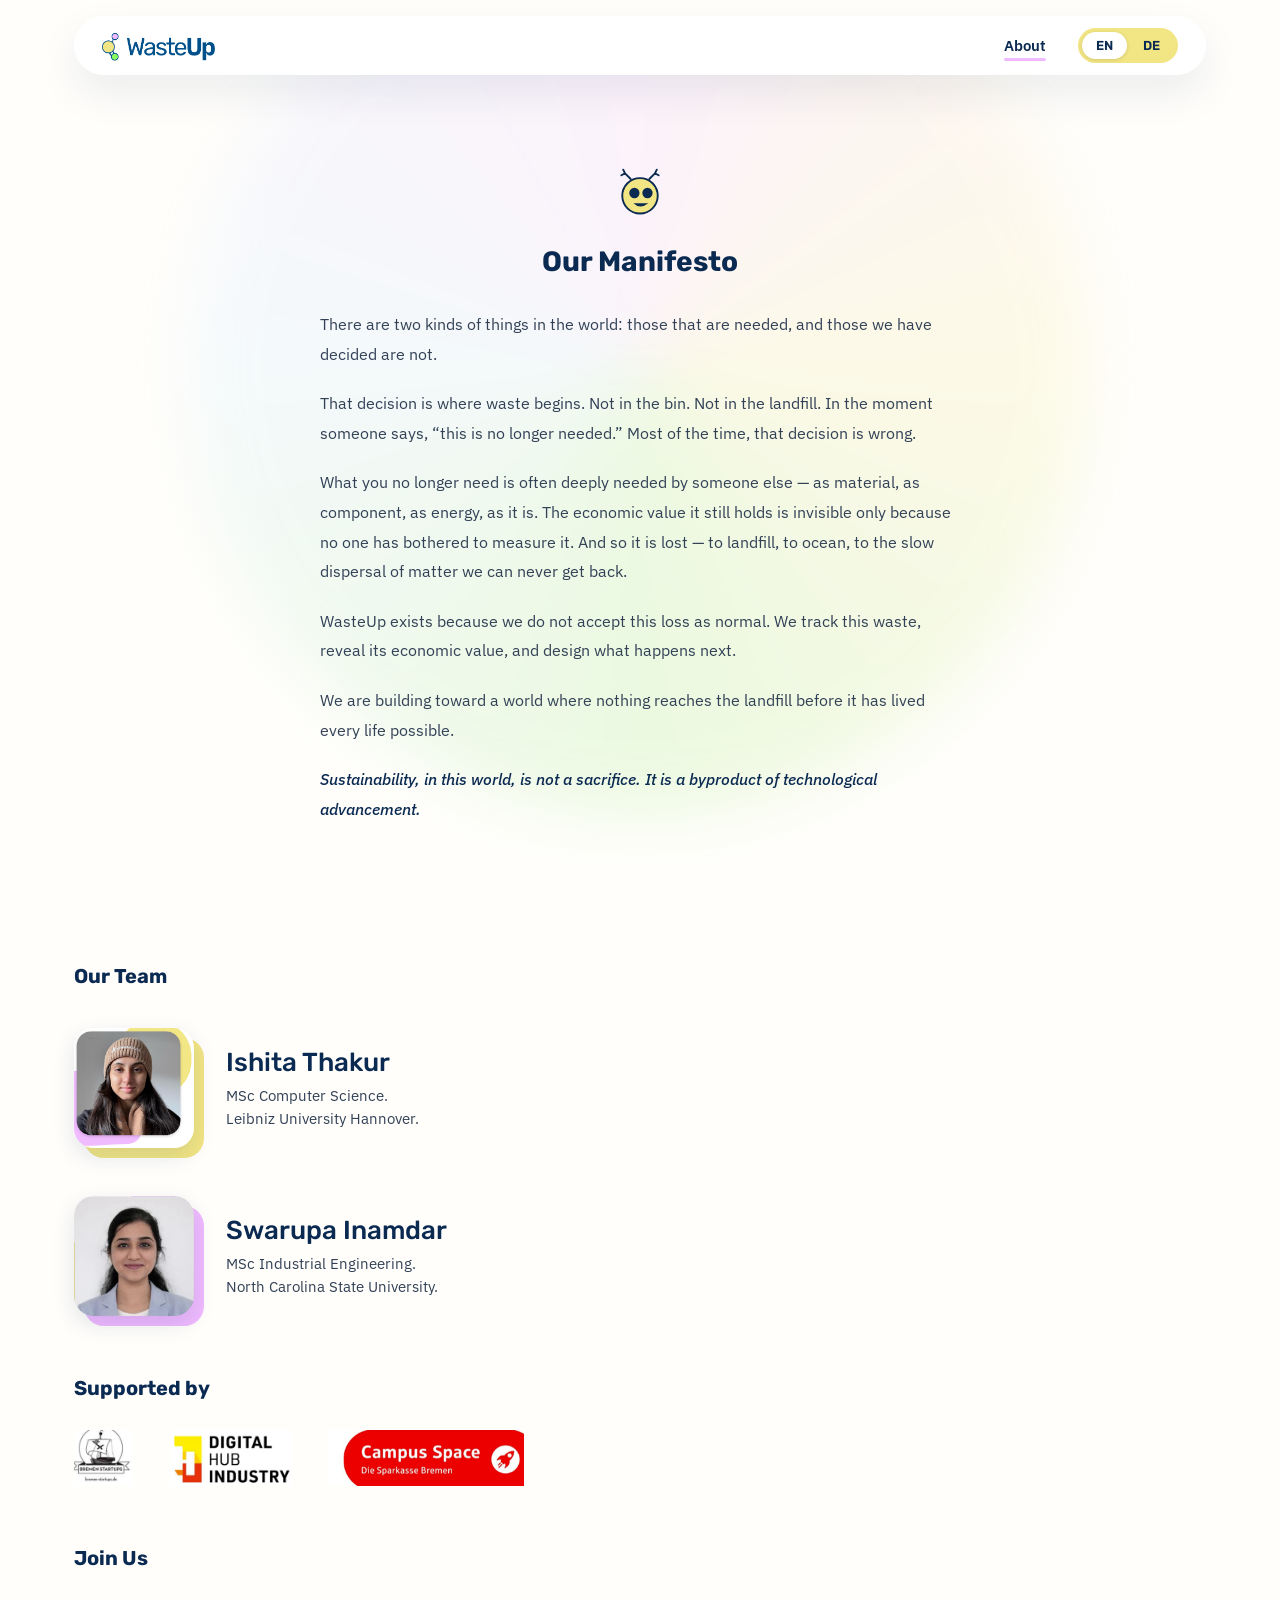
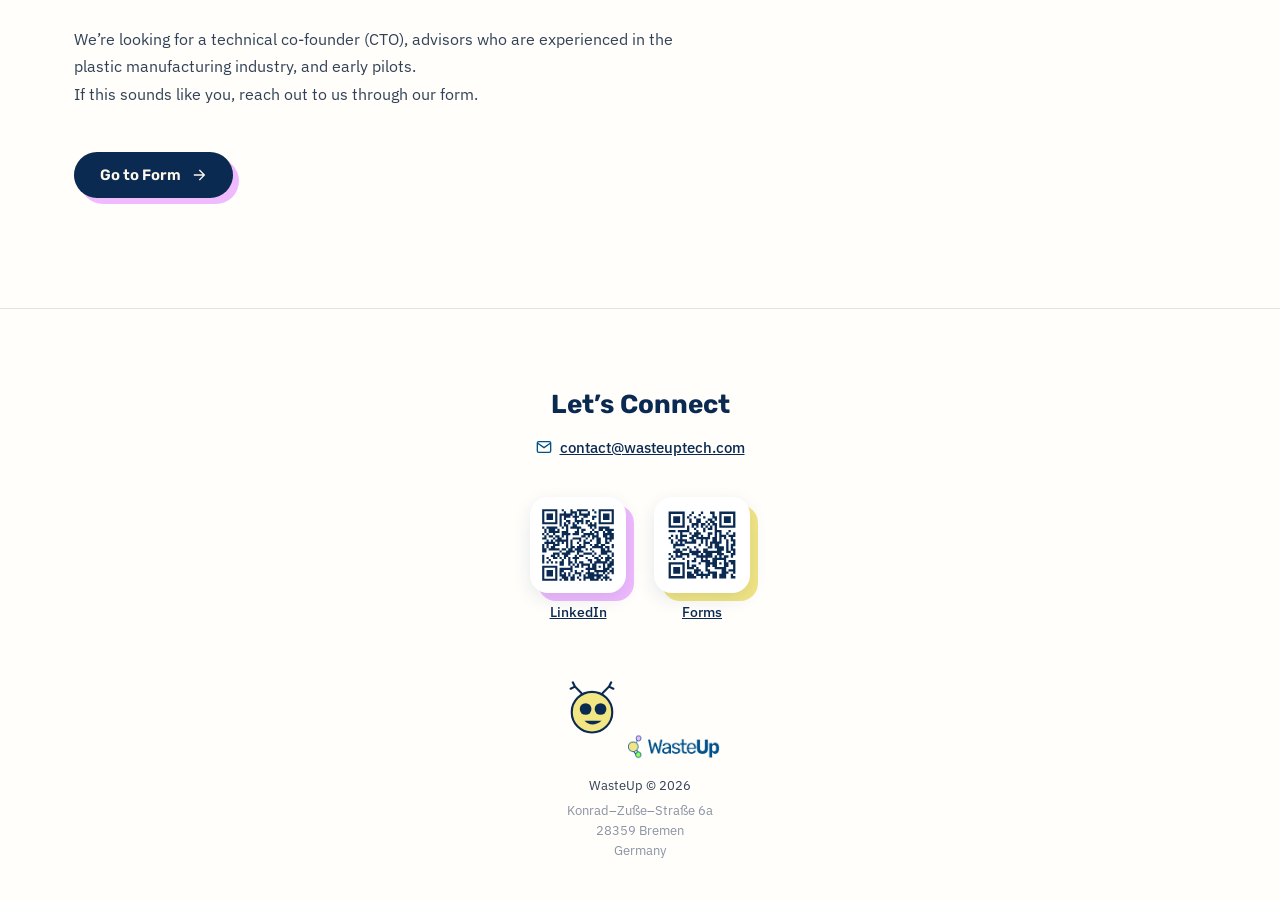
<file: about.html>
<!DOCTYPE html>
<html lang="en">
<head>
<meta charset="UTF-8">
<meta name="viewport" content="width=device-width, initial-scale=1.0">
<title>About — WasteUp</title>
<meta name="description" content="Our manifesto, our team, and how to join WasteUp.">
<link rel="preconnect" href="https://fonts.googleapis.com">
<link rel="preconnect" href="https://fonts.gstatic.com" crossorigin>
<link href="https://fonts.googleapis.com/css2?family=Rubik:wght@400;500;600;700;800&family=IBM+Plex+Sans:ital,wght@0,400;0,500;0,600;1,400&display=swap" rel="stylesheet">
<link rel="stylesheet" href="css/styles.css">
</head>
<body>

<nav class="site-nav">
  <div class="nav-pill">
    <a href="index.html" class="logo">
      <img src="assets/wasteup-logo.png" alt="WasteUp" class="logo-img">
    </a>
    <div class="nav-right">
      <ul class="nav-links">
        <li><a href="about.html" class="active">About</a></li>
      </ul>
      <div class="lang-toggle" role="group" aria-label="Language">
        <button type="button" class="active">EN</button>
        <button type="button">DE</button>
      </div>
    </div>
  </div>
</nav>

<section class="manifesto wu-reveal">
  <div class="manifesto-arc" aria-hidden="true"></div>
  <div class="manifesto-inner">
    <svg class="manifesto-icon" viewBox="0 0 120 120" fill="none">
      <path d="M40 30 L28 18 M28 18 L20 22 M28 18 L24 10" stroke="var(--navy)" stroke-width="4" stroke-linecap="round"/>
      <path d="M80 30 L92 18 M92 18 L100 22 M92 18 L96 10" stroke="var(--navy)" stroke-width="4" stroke-linecap="round"/>
      <circle cx="60" cy="66" r="38" fill="var(--yellow)" stroke="var(--navy)" stroke-width="4"/>
      <circle cx="48" cy="60" r="11" fill="var(--navy)"/>
      <circle cx="76" cy="60" r="11" fill="var(--navy)"/>
      <path d="M46 82 Q60 96 78 82 Z" fill="var(--navy)"/>
    </svg>
    <h1>Our Manifesto</h1>
    <p>There are two kinds of things in the world: those that are needed, and those we have decided are not.</p>
    <p>That decision is where waste begins. Not in the bin. Not in the landfill. In the moment someone says, &ldquo;this is no longer needed.&rdquo; Most of the time, that decision is wrong.</p>
    <p>What you no longer need is often deeply needed by someone else &mdash; as material, as component, as energy, as it is. The economic value it still holds is invisible only because no one has bothered to measure it. And so it is lost &mdash; to landfill, to ocean, to the slow dispersal of matter we can never get back.</p>
    <p>WasteUp exists because we do not accept this loss as normal. We track this waste, reveal its economic value, and design what happens next.</p>
    <p>We are building toward a world where nothing reaches the landfill before it has lived every life possible.</p>
    <p>Sustainability, in this world, is not a sacrifice. It is a byproduct of technological advancement.</p>
  </div>
</section>

<section class="team wu-reveal">
  <span class="eyebrow">Our Team</span>

  <div class="member">
    <div class="member-photo-wrap">
      <div class="member-photo">
        <img src="assets/team/ishita-thakur.png" alt="Ishita Thakur">
      </div>
    </div>
    <div>
      <h3>Ishita Thakur</h3>
      <p>MSc Computer Science.<br>Leibniz University Hannover.</p>
    </div>
  </div>

  <div class="member">
    <div class="member-photo-wrap">
      <div class="member-photo">
        <img src="assets/team/swarupa-inamdar.png" alt="Swarupa Inamdar">
      </div>
    </div>
    <div>
      <h3>Swarupa Inamdar</h3>
      <p>MSc Industrial Engineering.<br>North Carolina State University.</p>
    </div>
  </div>

  <div class="supported">
    <span class="eyebrow">Supported by</span>
    <div class="sponsor-row">
      <img src="assets/sponsors/bremen-startups.png" alt="Bremen Startups">
      <img src="assets/sponsors/digital-hub-industry.png" alt="Digital Hub Industry">
      <img src="assets/sponsors/campus-space.png" alt="Campus Space, Die Sparkasse Bremen">
    </div>
  </div>

  <div class="join" id="join">
    <span class="eyebrow">Join Us</span>
    <p>We&rsquo;re looking for a technical co-founder (CTO), advisors who are experienced in the plastic manufacturing industry, and early pilots.<br>If this sounds like you, reach out to us through our form.</p>
    <div class="btn-shadow-wrap">
      <a href="https://forms.gle/VLgzcAVYSBBEfDJe8" target="_blank" rel="noopener noreferrer" class="btn btn-primary">Go to Form
        <svg width="16" height="16" viewBox="0 0 24 24" fill="none" stroke="currentColor" stroke-width="2" stroke-linecap="round" stroke-linejoin="round"><path d="M5 12h14M13 5l7 7-7 7"/></svg>
      </a>
    </div>
  </div>
</section>

<footer class="site-footer wu-reveal" id="contact">
  <h2>Let&rsquo;s Connect</h2>
  <a href="mailto:contact@wasteuptech.com" class="contact-row">
    <svg width="16" height="16" viewBox="0 0 24 24" fill="none" stroke="var(--blue)" stroke-width="2"><rect x="2" y="4" width="20" height="16" rx="2"/><path d="M2 6l10 7 10-7"/></svg>
    contact@wasteuptech.com
  </a>

  <div class="qr-grid">
    <div class="qr-card">
      <div class="qr-frame-wrap pink">
        <a class="qr-frame" href="https://www.linkedin.com/company/wasteup-tech/" target="_blank" rel="noopener noreferrer" aria-label="WasteUp on LinkedIn">
          <svg viewBox="0 0 70 70"><path d="M2,2H4V4H2zM4,2H6V4H4zM6,2H8V4H6zM8,2H10V4H8zM10,2H12V4H10zM12,2H14V4H12zM14,2H16V4H14zM20,2H22V4H20zM28,2H30V4H28zM34,2H36V4H34zM36,2H38V4H36zM38,2H40V4H38zM40,2H42V4H40zM42,2H44V4H42zM48,2H50V4H48zM54,2H56V4H54zM56,2H58V4H56zM58,2H60V4H58zM60,2H62V4H60zM62,2H64V4H62zM64,2H66V4H64zM66,2H68V4H66zM2,4H4V6H2zM14,4H16V6H14zM22,4H24V6H22zM28,4H30V6H28zM30,4H32V6H30zM32,4H34V6H32zM36,4H38V6H36zM44,4H46V6H44zM50,4H52V6H50zM54,4H56V6H54zM66,4H68V6H66zM2,6H4V8H2zM6,6H8V8H6zM8,6H10V8H8zM10,6H12V8H10zM14,6H16V8H14zM18,6H20V8H18zM20,6H22V8H20zM22,6H24V8H22zM24,6H26V8H24zM26,6H28V8H26zM28,6H30V8H28zM32,6H34V8H32zM36,6H38V8H36zM38,6H40V8H38zM40,6H42V8H40zM42,6H44V8H42zM44,6H46V8H44zM54,6H56V8H54zM58,6H60V8H58zM60,6H62V8H60zM62,6H64V8H62zM66,6H68V8H66zM2,8H4V10H2zM6,8H8V10H6zM8,8H10V10H8zM10,8H12V10H10zM14,8H16V10H14zM18,8H20V10H18zM22,8H24V10H22zM24,8H26V10H24zM26,8H28V10H26zM30,8H32V10H30zM32,8H34V10H32zM34,8H36V10H34zM40,8H42V10H40zM42,8H44V10H42zM48,8H50V10H48zM50,8H52V10H50zM54,8H56V10H54zM58,8H60V10H58zM60,8H62V10H60zM62,8H64V10H62zM66,8H68V10H66zM2,10H4V12H2zM6,10H8V12H6zM8,10H10V12H8zM10,10H12V12H10zM14,10H16V12H14zM18,10H20V12H18zM22,10H24V12H22zM32,10H34V12H32zM38,10H40V12H38zM48,10H50V12H48zM54,10H56V12H54zM58,10H60V12H58zM60,10H62V12H60zM62,10H64V12H62zM66,10H68V12H66zM2,12H4V14H2zM14,12H16V14H14zM18,12H20V14H18zM24,12H26V14H24zM26,12H28V14H26zM32,12H34V14H32zM34,12H36V14H34zM36,12H38V14H36zM38,12H40V14H38zM42,12H44V14H42zM44,12H46V14H44zM54,12H56V14H54zM66,12H68V14H66zM2,14H4V16H2zM4,14H6V16H4zM6,14H8V16H6zM8,14H10V16H8zM10,14H12V16H10zM12,14H14V16H12zM14,14H16V16H14zM18,14H20V16H18zM22,14H24V16H22zM26,14H28V16H26zM30,14H32V16H30zM34,14H36V16H34zM38,14H40V16H38zM42,14H44V16H42zM46,14H48V16H46zM50,14H52V16H50zM54,14H56V16H54zM56,14H58V16H56zM58,14H60V16H58zM60,14H62V16H60zM62,14H64V16H62zM64,14H66V16H64zM66,14H68V16H66zM18,16H20V18H18zM22,16H24V18H22zM24,16H26V18H24zM30,16H32V18H30zM32,16H34V18H32zM44,16H46V18H44zM46,16H48V18H46zM48,16H50V18H48zM50,16H52V18H50zM2,18H4V20H2zM6,18H8V20H6zM8,18H10V20H8zM10,18H12V20H10zM12,18H14V20H12zM14,18H16V20H14zM20,18H22V20H20zM24,18H26V20H24zM28,18H30V20H28zM30,18H32V20H30zM32,18H34V20H32zM34,18H36V20H34zM36,18H38V20H36zM46,18H48V20H46zM50,18H52V20H50zM54,18H56V20H54zM56,18H58V20H56zM58,18H60V20H58zM60,18H62V20H60zM62,18H64V20H62zM4,20H6V22H4zM8,20H10V22H8zM10,20H12V22H10zM12,20H14V22H12zM16,20H18V22H16zM24,20H26V22H24zM34,20H36V22H34zM38,20H40V22H38zM40,20H42V22H40zM48,20H50V22H48zM54,20H56V22H54zM56,20H58V22H56zM60,20H62V22H60zM62,20H64V22H62zM64,20H66V22H64zM66,20H68V22H66zM4,22H6V24H4zM8,22H10V24H8zM10,22H12V24H10zM12,22H14V24H12zM14,22H16V24H14zM16,22H18V24H16zM20,22H22V24H20zM22,22H24V24H22zM24,22H26V24H24zM32,22H34V24H32zM34,22H36V24H34zM38,22H40V24H38zM46,22H48V24H46zM50,22H52V24H50zM52,22H54V24H52zM58,22H60V24H58zM62,22H64V24H62zM64,22H66V24H64zM2,24H4V26H2zM6,24H8V26H6zM12,24H14V26H12zM20,24H22V26H20zM22,24H24V26H22zM24,24H26V26H24zM26,24H28V26H26zM30,24H32V26H30zM32,24H34V26H32zM34,24H36V26H34zM40,24H42V26H40zM42,24H44V26H42zM44,24H46V26H44zM46,24H48V26H46zM48,24H50V26H48zM52,24H54V26H52zM58,24H60V26H58zM60,24H62V26H60zM62,24H64V26H62zM64,24H66V26H64zM66,24H68V26H66zM4,26H6V28H4zM8,26H10V28H8zM10,26H12V28H10zM14,26H16V28H14zM16,26H18V28H16zM20,26H22V28H20zM24,26H26V28H24zM38,26H40V28H38zM40,26H42V28H40zM44,26H46V28H44zM48,26H50V28H48zM50,26H52V28H50zM52,26H54V28H52zM58,26H60V28H58zM60,26H62V28H60zM64,26H66V28H64zM66,26H68V28H66zM2,28H4V30H2zM4,28H6V30H4zM12,28H14V30H12zM16,28H18V30H16zM18,28H20V30H18zM24,28H26V30H24zM30,28H32V30H30zM32,28H34V30H32zM34,28H36V30H34zM36,28H38V30H36zM42,28H44V30H42zM48,28H50V30H48zM52,28H54V30H52zM54,28H56V30H54zM60,28H62V30H60zM62,28H64V30H62zM64,28H66V30H64zM66,28H68V30H66zM6,30H8V32H6zM10,30H12V32H10zM14,30H16V32H14zM16,30H18V32H16zM18,30H20V32H18zM20,30H22V32H20zM22,30H24V32H22zM24,30H26V32H24zM28,30H30V32H28zM36,30H38V32H36zM40,30H42V32H40zM46,30H48V32H46zM52,30H54V32H52zM54,30H56V32H54zM60,30H62V32H60zM64,30H66V32H64zM4,32H6V34H4zM6,32H8V34H6zM8,32H10V34H8zM10,32H12V34H10zM12,32H14V34H12zM16,32H18V34H16zM20,32H22V34H20zM24,32H26V34H24zM28,32H30V34H28zM34,32H36V34H34zM40,32H42V34H40zM42,32H44V34H42zM44,32H46V34H44zM52,32H54V34H52zM54,32H56V34H54zM60,32H62V34H60zM62,32H64V34H62zM2,34H4V36H2zM6,34H8V36H6zM12,34H14V36H12zM14,34H16V36H14zM16,34H18V36H16zM24,34H26V36H24zM28,34H30V36H28zM36,34H38V36H36zM40,34H42V36H40zM46,34H48V36H46zM50,34H52V36H50zM52,34H54V36H52zM56,34H58V36H56zM58,34H60V36H58zM66,34H68V36H66zM2,36H4V38H2zM6,36H8V38H6zM10,36H12V38H10zM12,36H14V38H12zM24,36H26V38H24zM28,36H30V38H28zM30,36H32V38H30zM34,36H36V38H34zM36,36H38V38H36zM38,36H40V38H38zM40,36H42V38H40zM48,36H50V38H48zM50,36H52V38H50zM52,36H54V38H52zM54,36H56V38H54zM56,36H58V38H56zM60,36H62V38H60zM62,36H64V38H62zM66,36H68V38H66zM2,38H4V40H2zM4,38H6V40H4zM8,38H10V40H8zM10,38H12V40H10zM12,38H14V40H12zM14,38H16V40H14zM16,38H18V40H16zM20,38H22V40H20zM22,38H24V40H22zM26,38H28V40H26zM28,38H30V40H28zM32,38H34V40H32zM34,38H36V40H34zM36,38H38V40H36zM42,38H44V40H42zM46,38H48V40H46zM56,38H58V40H56zM58,38H60V40H58zM62,38H64V40H62zM2,40H4V42H2zM4,40H6V42H4zM18,40H20V42H18zM24,40H26V42H24zM26,40H28V42H26zM28,40H30V42H28zM30,40H32V42H30zM34,40H36V42H34zM36,40H38V42H36zM38,40H40V42H38zM48,40H50V42H48zM56,40H58V42H56zM58,40H60V42H58zM60,40H62V42H60zM62,40H64V42H62zM64,40H66V42H64zM12,42H14V44H12zM14,42H16V44H14zM16,42H18V44H16zM20,42H22V44H20zM22,42H24V44H22zM24,42H26V44H24zM26,42H28V44H26zM34,42H36V44H34zM40,42H42V44H40zM42,42H44V44H42zM44,42H46V44H44zM46,42H48V44H46zM50,42H52V44H50zM56,42H58V44H56zM58,42H60V44H58zM60,42H62V44H60zM66,42H68V44H66zM2,44H4V46H2zM10,44H12V46H10zM12,44H14V46H12zM16,44H18V46H16zM22,44H24V46H22zM24,44H26V46H24zM32,44H34V46H32zM36,44H38V46H36zM38,44H40V46H38zM48,44H50V46H48zM54,44H56V46H54zM62,44H64V46H62zM66,44H68V46H66zM2,46H4V48H2zM6,46H8V48H6zM12,46H14V48H12zM14,46H16V48H14zM18,46H20V48H18zM22,46H24V48H22zM26,46H28V48H26zM30,46H32V48H30zM32,46H34V48H32zM34,46H36V48H34zM42,46H44V48H42zM50,46H52V48H50zM52,46H54V48H52zM56,46H58V48H56zM60,46H62V48H60zM62,46H64V48H62zM64,46H66V48H64zM2,48H4V50H2zM8,48H10V50H8zM20,48H22V50H20zM26,48H28V50H26zM32,48H34V50H32zM44,48H46V50H44zM46,48H48V50H46zM52,48H54V50H52zM54,48H56V50H54zM60,48H62V50H60zM62,48H64V50H62zM66,48H68V50H66zM2,50H4V52H2zM6,50H8V52H6zM10,50H12V52H10zM14,50H16V52H14zM18,50H20V52H18zM20,50H22V52H20zM26,50H28V52H26zM28,50H30V52H28zM32,50H34V52H32zM36,50H38V52H36zM38,50H40V52H38zM46,50H48V52H46zM50,50H52V52H50zM52,50H54V52H52zM54,50H56V52H54zM56,50H58V52H56zM58,50H60V52H58zM60,50H62V52H60zM64,50H66V52H64zM66,50H68V52H66zM18,52H20V54H18zM20,52H22V54H20zM26,52H28V54H26zM30,52H32V54H30zM34,52H36V54H34zM38,52H40V54H38zM40,52H42V54H40zM42,52H44V54H42zM44,52H46V54H44zM48,52H50V54H48zM50,52H52V54H50zM58,52H60V54H58zM62,52H64V54H62zM64,52H66V54H64zM66,52H68V54H66zM2,54H4V56H2zM4,54H6V56H4zM6,54H8V56H6zM8,54H10V56H8zM10,54H12V56H10zM12,54H14V56H12zM14,54H16V56H14zM28,54H30V56H28zM32,54H34V56H32zM34,54H36V56H34zM38,54H40V56H38zM44,54H46V56H44zM48,54H50V56H48zM50,54H52V56H50zM54,54H56V56H54zM58,54H60V56H58zM62,54H64V56H62zM64,54H66V56H64zM2,56H4V58H2zM14,56H16V58H14zM18,56H20V58H18zM20,56H22V58H20zM22,56H24V58H22zM24,56H26V58H24zM26,56H28V58H26zM28,56H30V58H28zM42,56H44V58H42zM44,56H46V58H44zM46,56H48V58H46zM48,56H50V58H48zM50,56H52V58H50zM58,56H60V58H58zM60,56H62V58H60zM62,56H64V58H62zM66,56H68V58H66zM2,58H4V60H2zM6,58H8V60H6zM8,58H10V60H8zM10,58H12V60H10zM14,58H16V60H14zM18,58H20V60H18zM20,58H22V60H20zM28,58H30V60H28zM32,58H34V60H32zM38,58H40V60H38zM44,58H46V60H44zM50,58H52V60H50zM52,58H54V60H52zM54,58H56V60H54zM56,58H58V60H56zM58,58H60V60H58zM60,58H62V60H60zM64,58H66V60H64zM66,58H68V60H66zM2,60H4V62H2zM6,60H8V62H6zM8,60H10V62H8zM10,60H12V62H10zM14,60H16V62H14zM18,60H20V62H18zM22,60H24V62H22zM26,60H28V62H26zM32,60H34V62H32zM34,60H36V62H34zM36,60H38V62H36zM42,60H44V62H42zM44,60H46V62H44zM46,60H48V62H46zM48,60H50V62H48zM52,60H54V62H52zM58,60H60V62H58zM62,60H64V62H62zM66,60H68V62H66zM2,62H4V64H2zM6,62H8V64H6zM8,62H10V64H8zM10,62H12V64H10zM14,62H16V64H14zM18,62H20V64H18zM20,62H22V64H20zM22,62H24V64H22zM26,62H28V64H26zM30,62H32V64H30zM36,62H38V64H36zM40,62H42V64H40zM44,62H46V64H44zM46,62H48V64H46zM48,62H50V64H48zM50,62H52V64H50zM52,62H54V64H52zM54,62H56V64H54zM56,62H58V64H56zM60,62H62V64H60zM2,64H4V66H2zM14,64H16V66H14zM20,64H22V66H20zM22,64H24V66H22zM24,64H26V66H24zM28,64H30V66H28zM30,64H32V66H30zM34,64H36V66H34zM40,64H42V66H40zM42,64H44V66H42zM44,64H46V66H44zM46,64H48V66H46zM48,64H50V66H48zM52,64H54V66H52zM54,64H56V66H54zM58,64H60V66H58zM60,64H62V66H60zM62,64H64V66H62zM2,66H4V68H2zM4,66H6V68H4zM6,66H8V68H6zM8,66H10V68H8zM10,66H12V68H10zM12,66H14V68H12zM14,66H16V68H14zM18,66H20V68H18zM22,66H24V68H22zM24,66H26V68H24zM28,66H30V68H28zM30,66H32V68H30zM36,66H38V68H36zM40,66H42V68H40zM46,66H48V68H46zM48,66H50V68H48zM50,66H52V68H50zM52,66H54V68H52zM56,66H58V68H56zM60,66H62V68H60zM64,66H66V68H64z" fill="var(--navy)"/></svg>
        </a>
      </div>
      <a href="https://www.linkedin.com/company/wasteup-tech/" target="_blank" rel="noopener noreferrer" class="qr-label">LinkedIn</a>
    </div>
    <div class="qr-card">
      <div class="qr-frame-wrap yellow">
        <a class="qr-frame" href="https://forms.gle/VLgzcAVYSBBEfDJe8" target="_blank" rel="noopener noreferrer" aria-label="WasteUp forms">
          <svg viewBox="0 0 33 33"><path d="M2,2H3V3H2zM3,2H4V3H3zM4,2H5V3H4zM5,2H6V3H5zM6,2H7V3H6zM7,2H8V3H7zM8,2H9V3H8zM12,2H13V3H12zM16,2H17V3H16zM20,2H21V3H20zM21,2H22V3H21zM24,2H25V3H24zM25,2H26V3H25zM26,2H27V3H26zM27,2H28V3H27zM28,2H29V3H28zM29,2H30V3H29zM30,2H31V3H30zM2,3H3V4H2zM8,3H9V4H8zM11,3H12V4H11zM15,3H16V4H15zM21,3H22V4H21zM24,3H25V4H24zM30,3H31V4H30zM2,4H3V5H2zM4,4H5V5H4zM5,4H6V5H5zM6,4H7V5H6zM8,4H9V5H8zM10,4H11V5H10zM13,4H14V5H13zM17,4H18V5H17zM21,4H22V5H21zM22,4H23V5H22zM24,4H25V5H24zM26,4H27V5H26zM27,4H28V5H27zM28,4H29V5H28zM30,4H31V5H30zM2,5H3V6H2zM4,5H5V6H4zM5,5H6V6H5zM6,5H7V6H6zM8,5H9V6H8zM11,5H12V6H11zM14,5H15V6H14zM15,5H16V6H15zM19,5H20V6H19zM20,5H21V6H20zM22,5H23V6H22zM24,5H25V6H24zM26,5H27V6H26zM27,5H28V6H27zM28,5H29V6H28zM30,5H31V6H30zM2,6H3V7H2zM4,6H5V7H4zM5,6H6V7H5zM6,6H7V7H6zM8,6H9V7H8zM11,6H12V7H11zM14,6H15V7H14zM15,6H16V7H15zM18,6H19V7H18zM20,6H21V7H20zM21,6H22V7H21zM24,6H25V7H24zM26,6H27V7H26zM27,6H28V7H27zM28,6H29V7H28zM30,6H31V7H30zM2,7H3V8H2zM8,7H9V8H8zM12,7H13V8H12zM13,7H14V8H13zM14,7H15V8H14zM16,7H17V8H16zM17,7H18V8H17zM19,7H20V8H19zM21,7H22V8H21zM22,7H23V8H22zM24,7H25V8H24zM30,7H31V8H30zM2,8H3V9H2zM3,8H4V9H3zM4,8H5V9H4zM5,8H6V9H5zM6,8H7V9H6zM7,8H8V9H7zM8,8H9V9H8zM10,8H11V9H10zM12,8H13V9H12zM14,8H15V9H14zM16,8H17V9H16zM18,8H19V9H18zM20,8H21V9H20zM22,8H23V9H22zM24,8H25V9H24zM25,8H26V9H25zM26,8H27V9H26zM27,8H28V9H27zM28,8H29V9H28zM29,8H30V9H29zM30,8H31V9H30zM10,9H11V10H10zM13,9H14V10H13zM17,9H18V10H17zM19,9H20V10H19zM20,9H21V10H20zM22,9H23V10H22zM2,10H3V11H2zM3,10H4V11H3zM4,10H5V11H4zM6,10H7V11H6zM7,10H8V11H7zM8,10H9V11H8zM9,10H10V11H9zM10,10H11V11H10zM14,10H15V11H14zM17,10H18V11H17zM22,10H23V11H22zM23,10H24V11H23zM24,10H25V11H24zM28,10H29V11H28zM7,11H8V12H7zM11,11H12V12H11zM13,11H14V12H13zM14,11H15V12H14zM15,11H16V12H15zM19,11H20V12H19zM20,11H21V12H20zM22,11H23V12H22zM24,11H25V12H24zM27,11H28V12H27zM30,11H31V12H30zM3,12H4V13H3zM5,12H6V13H5zM7,12H8V13H7zM8,12H9V13H8zM9,12H10V13H9zM12,12H13V13H12zM13,12H14V13H13zM14,12H15V13H14zM16,12H17V13H16zM19,12H20V13H19zM22,12H23V13H22zM24,12H25V13H24zM25,12H26V13H25zM26,12H27V13H26zM28,12H29V13H28zM29,12H30V13H29zM30,12H31V13H30zM2,13H3V14H2zM5,13H6V14H5zM7,13H8V14H7zM11,13H12V14H11zM12,13H13V14H12zM14,13H15V14H14zM15,13H16V14H15zM16,13H17V14H16zM17,13H18V14H17zM18,13H19V14H18zM19,13H20V14H19zM21,13H22V14H21zM22,13H23V14H22zM24,13H25V14H24zM26,13H27V14H26zM29,13H30V14H29zM3,14H4V15H3zM6,14H7V15H6zM7,14H8V15H7zM8,14H9V15H8zM9,14H10V15H9zM12,14H13V15H12zM13,14H14V15H13zM16,14H17V15H16zM18,14H19V15H18zM21,14H22V15H21zM22,14H23V15H22zM24,14H25V15H24zM27,14H28V15H27zM29,14H30V15H29zM30,14H31V15H30zM3,15H4V16H3zM5,15H6V16H5zM7,15H8V16H7zM9,15H10V16H9zM10,15H11V16H10zM11,15H12V16H11zM12,15H13V16H12zM13,15H14V16H13zM16,15H17V16H16zM18,15H19V16H18zM20,15H21V16H20zM21,15H22V16H21zM22,15H23V16H22zM23,15H24V16H23zM24,15H25V16H24zM27,15H28V16H27zM30,15H31V16H30zM4,16H5V17H4zM5,16H6V17H5zM6,16H7V17H6zM7,16H8V17H7zM8,16H9V17H8zM15,16H16V17H15zM18,16H19V17H18zM20,16H21V17H20zM22,16H23V17H22zM23,16H24V17H23zM27,16H28V17H27zM29,16H30V17H29zM30,16H31V17H30zM4,17H5V18H4zM10,17H11V18H10zM13,17H14V18H13zM19,17H20V18H19zM20,17H21V18H20zM22,17H23V18H22zM23,17H24V18H23zM24,17H25V18H24zM25,17H26V18H25zM27,17H28V18H27zM29,17H30V18H29zM5,18H6V19H5zM6,18H7V19H6zM8,18H9V19H8zM9,18H10V19H9zM11,18H12V19H11zM14,18H15V19H14zM17,18H18V19H17zM18,18H19V19H18zM23,18H24V19H23zM24,18H25V19H24zM25,18H26V19H25zM27,18H28V19H27zM29,18H30V19H29zM30,18H31V19H30zM4,19H5V20H4zM5,19H6V20H5zM6,19H7V20H6zM7,19H8V20H7zM11,19H12V20H11zM12,19H13V20H12zM13,19H14V20H13zM14,19H15V20H14zM15,19H16V20H15zM17,19H18V20H17zM18,19H19V20H18zM19,19H20V20H19zM20,19H21V20H20zM21,19H22V20H21zM22,19H23V20H22zM23,19H24V20H23zM24,19H25V20H24zM27,19H28V20H27zM28,19H29V20H28zM30,19H31V20H30zM2,20H3V21H2zM5,20H6V21H5zM7,20H8V21H7zM8,20H9V21H8zM9,20H10V21H9zM10,20H11V21H10zM12,20H13V21H12zM13,20H14V21H13zM14,20H15V21H14zM16,20H17V21H16zM18,20H19V21H18zM19,20H20V21H19zM20,20H21V21H20zM23,20H24V21H23zM24,20H25V21H24zM25,20H26V21H25zM29,20H30V21H29zM30,20H31V21H30zM3,21H4V22H3zM5,21H6V22H5zM6,21H7V22H6zM7,21H8V22H7zM10,21H11V22H10zM14,21H15V22H14zM15,21H16V22H15zM16,21H17V22H16zM17,21H18V22H17zM18,21H19V22H18zM19,21H20V22H19zM20,21H21V22H20zM22,21H23V22H22zM24,21H25V22H24zM26,21H27V22H26zM27,21H28V22H27zM29,21H30V22H29zM2,22H3V23H2zM4,22H5V23H4zM8,22H9V23H8zM13,22H14V23H13zM16,22H17V23H16zM18,22H19V23H18zM21,22H22V23H21zM22,22H23V23H22zM23,22H24V23H23zM24,22H25V23H24zM25,22H26V23H25zM26,22H27V23H26zM10,23H11V24H10zM12,23H13V24H12zM13,23H14V24H13zM16,23H17V24H16zM17,23H18V24H17zM18,23H19V24H18zM19,23H20V24H19zM21,23H22V24H21zM22,23H23V24H22zM26,23H27V24H26zM28,23H29V24H28zM29,23H30V24H29zM30,23H31V24H30zM2,24H3V25H2zM3,24H4V25H3zM4,24H5V25H4zM5,24H6V25H5zM6,24H7V25H6zM7,24H8V25H7zM8,24H9V25H8zM10,24H11V25H10zM15,24H16V25H15zM18,24H19V25H18zM19,24H20V25H19zM20,24H21V25H20zM21,24H22V25H21zM22,24H23V25H22zM24,24H25V25H24zM26,24H27V25H26zM27,24H28V25H27zM29,24H30V25H29zM30,24H31V25H30zM2,25H3V26H2zM8,25H9V26H8zM10,25H11V26H10zM12,25H13V26H12zM13,25H14V26H13zM18,25H19V26H18zM19,25H20V26H19zM21,25H22V26H21zM22,25H23V26H22zM26,25H27V26H26zM27,25H28V26H27zM30,25H31V26H30zM2,26H3V27H2zM4,26H5V27H4zM5,26H6V27H5zM6,26H7V27H6zM8,26H9V27H8zM10,26H11V27H10zM11,26H12V27H11zM12,26H13V27H12zM14,26H15V27H14zM18,26H19V27H18zM22,26H23V27H22zM23,26H24V27H23zM24,26H25V27H24zM25,26H26V27H25zM26,26H27V27H26zM30,26H31V27H30zM2,27H3V28H2zM4,27H5V28H4zM5,27H6V28H5zM6,27H7V28H6zM8,27H9V28H8zM13,27H14V28H13zM14,27H15V28H14zM15,27H16V28H15zM18,27H19V28H18zM19,27H20V28H19zM25,27H26V28H25zM26,27H27V28H26zM28,27H29V28H28zM29,27H30V28H29zM30,27H31V28H30zM2,28H3V29H2zM4,28H5V29H4zM5,28H6V29H5zM6,28H7V29H6zM8,28H9V29H8zM10,28H11V29H10zM11,28H12V29H11zM13,28H14V29H13zM14,28H15V29H14zM16,28H17V29H16zM19,28H20V29H19zM20,28H21V29H20zM21,28H22V29H21zM22,28H23V29H22zM25,28H26V29H25zM26,28H27V29H26zM27,28H28V29H27zM30,28H31V29H30zM2,29H3V30H2zM8,29H9V30H8zM10,29H11V30H10zM11,29H12V30H11zM12,29H13V30H12zM14,29H15V30H14zM15,29H16V30H15zM16,29H17V30H16zM17,29H18V30H17zM18,29H19V30H18zM19,29H20V30H19zM21,29H22V30H21zM22,29H23V30H22zM24,29H25V30H24zM25,29H26V30H25zM26,29H27V30H26zM29,29H30V30H29zM2,30H3V31H2zM3,30H4V31H3zM4,30H5V31H4zM5,30H6V31H5zM6,30H7V31H6zM7,30H8V31H7zM8,30H9V31H8zM10,30H11V31H10zM11,30H12V31H11zM12,30H13V31H12zM13,30H14V31H13zM16,30H17V31H16zM18,30H19V31H18zM21,30H22V31H21zM22,30H23V31H22zM24,30H25V31H24zM25,30H26V31H25zM26,30H27V31H26zM29,30H30V31H29zM30,30H31V31H30z" fill="var(--navy)"/></svg>
        </a>
      </div>
      <a href="https://forms.gle/VLgzcAVYSBBEfDJe8" target="_blank" rel="noopener noreferrer" class="qr-label">Forms</a>
    </div>
  </div>

  <svg class="footer-mascot" viewBox="0 0 120 120" fill="none">
    <path d="M40 30 L28 18 M28 18 L20 22 M28 18 L24 10" stroke="var(--navy)" stroke-width="4" stroke-linecap="round"/>
    <path d="M80 30 L92 18 M92 18 L100 22 M92 18 L96 10" stroke="var(--navy)" stroke-width="4" stroke-linecap="round"/>
    <circle cx="60" cy="66" r="38" fill="var(--yellow)" stroke="var(--navy)" stroke-width="4"/>
    <circle cx="48" cy="60" r="11" fill="var(--navy)"/>
    <circle cx="76" cy="60" r="11" fill="var(--navy)"/>
    <path d="M46 82 Q60 96 78 82 Z" fill="var(--navy)"/>
  </svg>

  <a href="index.html" class="logo" style="justify-content:center;margin-bottom:10px;">
    <img src="assets/wasteup-logo.png" alt="WasteUp" class="logo-img logo-img-sm">
  </a>
  <p class="footer-copy">WasteUp &copy; 2026</p>
  <p class="footer-address">Konrad&ndash;Zu&szlig;e&ndash;Stra&szlig;e 6a<br>28359 Bremen<br>Germany</p>
</footer>

<script src="js/main.js"></script>
</body>
</html>
</file>
<file: css/styles.css>
:root{
  --navy:#0b2a52;
  --blue:#00518b;
  --charcoal:#324156;
  --yellow:#f2e584;
  --yellow-deep:#e3c93f;
  --green:#8be25e;
  --pink:#f0baff;
  --pink-deep:#df8ef2;
  --skyblue:#bfe3ff;
  --paper:#fffefb;
  --hair: rgba(11,42,82,0.12);
  --shadow-soft: 0 18px 40px rgba(11,42,82,0.08);
}

*{box-sizing:border-box;margin:0;padding:0;}

html{scroll-behavior:smooth;}

body{
  font-family:'IBM Plex Sans',sans-serif;
  color:var(--charcoal);
  background:var(--paper);
  -webkit-font-smoothing:antialiased;
  overflow-x:hidden;
}

h1,h2,h3,.brand-font{font-family:'Rubik',sans-serif;}

a{color:inherit;text-decoration:none;}

img{max-width:100%;display:block;}

.container{
  max-width:1180px;
  margin:0 auto;
  padding:0 24px;
}

/* ---------- utility ---------- */
.hl-yellow,.hl-green{
  background-repeat:no-repeat;
  background-position:0 90%;
  background-size:100% 40%;
  padding:0 2px;
}
.hl-yellow{background-image:linear-gradient(var(--yellow),var(--yellow));}
.hl-green{background-image:linear-gradient(var(--green),var(--green));}

.eyebrow{
  display:inline-flex;align-items:center;gap:8px;
  font-family:'Rubik',sans-serif;
  font-weight:700;
  font-size:15px;
  color:var(--navy);
  margin-bottom:18px;
}

/* ---------- reveal-on-scroll (CSS only, no animation libs) ---------- */
.wu-reveal{
  opacity:0;
  transform:translateY(18px);
  transition:opacity .6s ease, transform .6s ease;
}
.wu-reveal.wu-in{
  opacity:1;
  transform:none;
}

/* ---------- logo ---------- */
.logo{display:inline-flex;align-items:center;gap:10px;}
.logo svg{display:block;}
.logo-word{font-family:'Rubik',sans-serif;font-size:22px;color:var(--blue);letter-spacing:-.02em;}
.logo-word b{font-family:'IBM Plex Sans',sans-serif;font-weight:700;}
.logo-img{height:32px;width:auto;display:block;}
.logo-img-sm{height:26px;}

/* ---------- nav ---------- */
.site-nav{
  position:sticky;
  top:16px;
  z-index:50;
  margin:16px auto 0;
  max-width:1180px;
  padding:0 24px;
}
.nav-pill{
  background:#fff;
  border-radius:999px;
  box-shadow:var(--shadow-soft);
  display:flex;
  align-items:center;
  justify-content:space-between;
  padding:12px 28px;
}
.nav-right{display:flex;align-items:center;gap:32px;}
.nav-links{display:flex;gap:28px;list-style:none;font-weight:500;font-size:15px;color:var(--navy);}
.nav-links a{position:relative;padding-bottom:4px;}
.nav-links a.active{font-weight:600;}
.nav-links a.active::after{
  content:"";position:absolute;left:0;right:0;bottom:-2px;height:3px;
  background:var(--pink);border-radius:3px;
}
.lang-toggle{
  display:flex;align-items:center;gap:2px;
  background:var(--yellow);
  border-radius:999px;
  padding:4px;
  font-family:'Rubik',sans-serif;
  font-weight:600;
  font-size:13px;
}
.lang-toggle span, .lang-toggle button{
  border:none;background:none;font:inherit;color:var(--navy);
  padding:6px 14px;border-radius:999px;cursor:pointer;
}
.lang-toggle .active{background:#fff;box-shadow:0 1px 4px rgba(0,0,0,.12);}

/* ---------- blobs (decorative) ---------- */
.blob{position:absolute;border-radius:50%;filter:blur(1px);z-index:0;}

/* ---------- hero ---------- */
.hero{
  position:relative;
  padding:96px 24px 80px;
  overflow:hidden;
}
.hero-inner{
  max-width:1180px;
  margin:0 auto;
  position:relative;
  display:grid;
  grid-template-columns:1fr 1fr;
  align-items:center;
  gap:40px;
  min-height:420px;
}
.hero-blobs{position:relative;height:100%;}
.hero-blobs .blob-a{width:380px;height:380px;background:var(--yellow);opacity:.65;left:20px;top:10px;}
.hero-blobs .blob-b{width:280px;height:280px;background:var(--yellow-deep);opacity:.55;left:170px;top:70px;}
.hero-copy{position:relative;z-index:2;}
.hero-copy h1{
  font-size:46px;
  line-height:1.18;
  color:var(--navy);
  font-weight:500;
  letter-spacing:-.01em;
}
.hero-copy p{
  margin-top:24px;
  font-size:16px;
  line-height:1.7;
  max-width:480px;
  color:var(--charcoal);
}
.btn{
  display:inline-flex;align-items:center;gap:10px;
  font-family:'Rubik',sans-serif;
  font-weight:600;
  font-size:15px;
  padding:14px 26px;
  border-radius:999px;
  cursor:pointer;
  border:none;
}
.btn-primary{
  background:var(--navy);
  color:#fdf8ea;
  position:relative;
}
.btn-shadow-wrap{position:relative;display:inline-block;margin-top:36px;}
.btn-shadow-wrap::before{
  content:"";
  position:absolute;
  inset:6px -6px -6px 6px;
  background:var(--pink);
  border-radius:999px;
  z-index:0;
}
.btn-shadow-wrap .btn{position:relative;z-index:1;}
.btn-shadow-wrap.yellow::before{background:var(--yellow);}

/* ---------- section shells ---------- */
section{padding:70px 24px;}
.section-inner{max-width:1180px;margin:0 auto;}
.problem h2, .solution h2{
  font-size:34px;
  line-height:1.28;
  color:var(--navy);
  font-weight:500;
  max-width:720px;
}
.problem p, .solution > p{
  margin-top:22px;
  font-size:16px;
  line-height:1.75;
  max-width:640px;
  color:var(--charcoal);
}
.problem{position:relative;}

.solution{text-align:center;}
.solution .eyebrow{justify-content:center;}
.solution h2{margin:0 auto;text-align:center;}
.solution > p{margin:22px auto 0;text-align:center;}

.feature-grid{
  margin-top:56px;
  display:grid;
  grid-template-columns:repeat(4,1fr);
  gap:40px;
  text-align:center;
}
.feature-icon-wrap{position:relative;width:74px;height:74px;margin:0 auto 22px;}
.feature-icon-wrap::before{
  content:"";
  position:absolute;
  inset:8px -8px -8px 8px;
  background:var(--pink);
  z-index:0;
}
.feature-icon{
  position:relative;z-index:1;
  width:74px;height:74px;
  background:var(--yellow);
  display:flex;align-items:center;justify-content:center;
}
.feature-icon svg{width:32px;height:32px;}
.icon-round, .icon-round::before{border-radius:50%;}
.icon-round.shadow::before{border-radius:50%;}
.feature-icon-wrap.round::before{border-radius:50%;}
.feature-icon-wrap.round .feature-icon{border-radius:50%;}
.feature-icon-wrap.square::before{border-radius:14px;}
.feature-icon-wrap.square .feature-icon{border-radius:14px;}
.feature h3{font-size:19px;color:var(--navy);margin-bottom:10px;}
.feature p{font-size:14.5px;line-height:1.6;color:var(--charcoal);}

/* ---------- footer ---------- */
.site-footer{
  padding:80px 24px 40px;
  text-align:center;
  border-top:1px solid var(--hair);
  margin-top:40px;
}
.site-footer h2{font-size:26px;color:var(--navy);margin-bottom:18px;}
.contact-row{
  display:inline-flex;align-items:center;gap:8px;
  font-size:15px;color:var(--navy);font-weight:500;
  text-decoration:underline;
  margin-bottom:40px;
}
.qr-grid{display:flex;justify-content:center;gap:28px;margin-bottom:56px;}
.qr-card{display:flex;flex-direction:column;align-items:center;gap:10px;}
.qr-frame-wrap{position:relative;width:96px;height:96px;}
.qr-frame-wrap::before{
  content:"";position:absolute;inset:8px -8px -8px 8px;border-radius:18px;
}
.qr-frame-wrap.pink::before{background:var(--pink);}
.qr-frame-wrap.yellow::before{background:var(--yellow);}
.qr-frame{
  position:relative;z-index:1;
  width:96px;height:96px;border-radius:18px;
  background:#fff;
  display:flex;align-items:center;justify-content:center;
  padding:10px;
  box-shadow:0 6px 18px rgba(11,42,82,.10);
}
.qr-frame svg{width:100%;height:100%;}
.qr-label{font-size:14px;font-weight:500;color:var(--navy);text-decoration:underline;}

.footer-mascot{width:64px;height:64px;margin:0 auto 18px;}
.footer-copy{font-size:13px;color:var(--charcoal);margin-top:8px;}
.footer-address{font-size:12.5px;color:#8a93a3;margin-top:6px;line-height:1.6;}

/* ---------- about: manifesto ---------- */
.manifesto{
  position:relative;
  text-align:center;
  padding-top:90px;
  overflow:hidden;
}
.manifesto-arc{
  position:absolute;
  top:-160px;left:50%;
  transform:translateX(-50%);
  width:900px;height:900px;
  border-radius:50%;
  background:conic-gradient(from 0deg,var(--pink),var(--yellow),var(--green),var(--skyblue),var(--pink));
  opacity:.16;
  filter:blur(30px);
  z-index:0;
}
.manifesto-inner{position:relative;z-index:1;max-width:640px;margin:0 auto;}
.manifesto-icon{width:56px;height:56px;margin:0 auto 20px;}
.manifesto h1{font-size:28px;color:var(--navy);margin-bottom:32px;}
.manifesto p{font-size:16px;line-height:1.85;color:var(--charcoal);margin-bottom:20px;text-align:left;}
.manifesto p:last-of-type{font-style:italic;color:var(--navy);font-weight:500;margin-bottom:0;}

/* ---------- about: team ---------- */
.team{max-width:1180px;margin:0 auto;padding:70px 24px;}
.team .eyebrow{font-size:20px;margin-bottom:40px;}
.member{display:flex;align-items:center;gap:32px;margin-bottom:48px;}
.member-photo-wrap{position:relative;width:120px;height:120px;flex:none;}
.member-photo-wrap::before{
  content:"";position:absolute;inset:10px -10px -10px 10px;border-radius:20px;
}
.member:nth-child(odd) .member-photo-wrap::before{background:var(--pink);}
.member:nth-child(even) .member-photo-wrap::before{background:var(--yellow);}
.member-photo{
  position:relative;z-index:1;
  width:120px;height:120px;border-radius:20px;
  overflow:hidden;
  box-shadow:0 8px 22px rgba(11,42,82,.12);
}
.member-photo img{width:100%;height:100%;object-fit:cover;}
.member h3{font-size:26px;color:var(--navy);margin-bottom:6px;font-weight:500;}
.member p{font-size:14.5px;line-height:1.6;color:var(--charcoal);}

.supported{margin-top:60px;}
.supported .eyebrow{font-size:20px;margin-bottom:30px;}
.sponsor-row{display:flex;align-items:center;gap:36px;flex-wrap:wrap;}
.sponsor-row img{height:56px;width:auto;object-fit:contain;}

.join{margin-top:60px;max-width:620px;}
.join .eyebrow{font-size:20px;}
.join p{font-size:15.5px;line-height:1.75;color:var(--charcoal);margin:16px 0 8px;}

@media (max-width:860px){
  .hero-inner{grid-template-columns:1fr;}
  .hero-blobs{display:none;}
  .hero-copy h1{font-size:36px;}
  .feature-grid{grid-template-columns:repeat(2,1fr);gap:32px;}
  .problem h2, .solution h2{font-size:28px;}
  .member{flex-direction:column;text-align:center;}
  .sponsor-row{justify-content:center;}
}

@media (max-width:480px){
  .nav-pill{padding:10px 16px;}
  .nav-right{gap:14px;}
  .nav-links{gap:14px;font-size:14px;}
  .logo-word{font-size:18px;}
  .lang-toggle button{padding:5px 10px;font-size:12px;}
}
</file>
<file: website/styles.css>
/* ============================================
   WasteUp — Waste Intelligence for the Factory Floor
   Brand Palette:
     --forest:  #293A2F  (deep, grounded, premium)
     --gold:    #EABF3E  (rare, valuable, the unlock)
     --cream:   #FCF8EE  (calm, refined, considered)
   ============================================ */

:root {
    --forest: #293A2F;
    --forest-soft: #3a4d40;
    --forest-deep: #1d2a23;
    --gold: #EABF3E;
    --gold-soft: #f0d175;
    --cream: #FCF8EE;
    --cream-shadow: #f4ecd8;
    --ink: #1a1a1a;
    --whisper: rgba(41, 58, 47, 0.08);

    --serif: 'Cormorant Garamond', 'Playfair Display', Georgia, serif;
    --sans: 'Inter', -apple-system, BlinkMacSystemFont, 'Segoe UI', sans-serif;

    --max-width: 1200px;
    --gutter: clamp(1.5rem, 4vw, 3rem);

    --transition-slow: 0.6s cubic-bezier(0.16, 1, 0.3, 1);
    --transition-quick: 0.3s cubic-bezier(0.4, 0, 0.2, 1);
}

/* -------------------------------- Reset */
*, *::before, *::after {
    box-sizing: border-box;
    margin: 0;
    padding: 0;
}

html {
    scroll-behavior: smooth;
    -webkit-font-smoothing: antialiased;
    -moz-osx-font-smoothing: grayscale;
}

body {
    font-family: var(--sans);
    background-color: var(--cream);
    color: var(--forest);
    line-height: 1.6;
    overflow-x: hidden;
}

img, svg { display: block; max-width: 100%; }
ul { list-style: none; }
a { text-decoration: none; color: inherit; }

/* ============================================
   NAVIGATION
   ============================================ */
.nav {
    position: fixed;
    top: 0;
    left: 0;
    right: 0;
    z-index: 100;
    padding: 1.25rem var(--gutter);
    background: rgba(252, 248, 238, 0.85);
    backdrop-filter: blur(20px);
    -webkit-backdrop-filter: blur(20px);
    border-bottom: 1px solid var(--whisper);
}

.nav-container {
    max-width: var(--max-width);
    margin: 0 auto;
    display: flex;
    align-items: center;
    justify-content: space-between;
}

.logo {
    display: flex;
    align-items: center;
    gap: 0.625rem;
    font-family: var(--serif);
    font-weight: 600;
    color: var(--forest);
}

.logo-mark {
    display: inline-flex;
    align-items: center;
    justify-content: center;
    width: 36px;
    height: 36px;
    background: var(--forest);
    color: var(--gold);
    border-radius: 50%;
    font-size: 1.1rem;
    font-style: italic;
    letter-spacing: -0.02em;
}

.logo-text {
    font-size: 1.5rem;
    letter-spacing: 0.01em;
}

.nav-links {
    display: flex;
    gap: 2.5rem;
}

.nav-links a {
    font-size: 0.875rem;
    font-weight: 400;
    letter-spacing: 0.02em;
    color: var(--forest);
    position: relative;
    padding-bottom: 4px;
    transition: color var(--transition-quick);
}

.nav-links a::after {
    content: '';
    position: absolute;
    bottom: 0;
    left: 0;
    width: 0;
    height: 1px;
    background: var(--gold);
    transition: width var(--transition-slow);
}

.nav-links a:hover {
    color: var(--forest-deep);
}

.nav-links a:hover::after {
    width: 100%;
}

@media (max-width: 640px) {
    .nav-links { display: none; }
}

/* ============================================
   HERO SECTION
   ============================================ */
.hero {
    position: relative;
    min-height: 100vh;
    display: flex;
    align-items: center;
    justify-content: center;
    padding: 8rem var(--gutter) 6rem;
    overflow: hidden;
    background:
        radial-gradient(ellipse at top right, rgba(234, 191, 62, 0.08) 0%, transparent 50%),
        radial-gradient(ellipse at bottom left, rgba(41, 58, 47, 0.04) 0%, transparent 60%),
        var(--cream);
}

.hero-container {
    position: relative;
    z-index: 2;
    max-width: 960px;
    text-align: center;
}

.hero-eyebrow {
    display: inline-flex;
    align-items: center;
    gap: 1rem;
    margin-bottom: 2.5rem;
    color: var(--forest);
    opacity: 0.7;
    animation: fadeUp 1s ease 0.1s both;
}

.eyebrow-line {
    display: inline-block;
    width: 36px;
    height: 1px;
    background: var(--forest);
    opacity: 0.4;
}

.eyebrow-text {
    font-size: 0.75rem;
    text-transform: uppercase;
    letter-spacing: 0.25em;
    font-weight: 500;
}

.hero-heading {
    font-family: var(--serif);
    font-weight: 400;
    font-size: clamp(2.5rem, 6.5vw, 5.5rem);
    line-height: 1.05;
    letter-spacing: -0.02em;
    color: var(--forest);
    margin-bottom: 2rem;
    animation: fadeUp 1.1s ease 0.25s both;
}

.hero-heading em {
    font-style: italic;
    color: var(--forest);
    position: relative;
    display: inline-block;
}

.hero-heading em::after {
    content: '';
    position: absolute;
    bottom: 0.1em;
    left: 0;
    right: 0;
    height: 0.12em;
    background: var(--gold);
    opacity: 0.55;
    z-index: -1;
}

.hero-tagline {
    font-family: var(--serif);
    font-style: italic;
    font-size: clamp(1.125rem, 2vw, 1.5rem);
    color: var(--forest-soft);
    margin-bottom: 3rem;
    letter-spacing: 0.01em;
    animation: fadeUp 1.1s ease 0.4s both;
}

.hero-cta {
    display: flex;
    gap: 1rem;
    justify-content: center;
    flex-wrap: wrap;
    animation: fadeUp 1.1s ease 0.55s both;
}

/* Buttons */
.btn {
    display: inline-flex;
    align-items: center;
    justify-content: center;
    padding: 0.95rem 2rem;
    font-size: 0.875rem;
    font-weight: 500;
    letter-spacing: 0.08em;
    text-transform: uppercase;
    border: 1px solid transparent;
    cursor: pointer;
    transition: all var(--transition-slow);
    position: relative;
    overflow: hidden;
}

.btn-primary {
    background: var(--forest);
    color: var(--cream);
    border-color: var(--forest);
}

.btn-primary:hover {
    background: var(--forest-deep);
    transform: translateY(-2px);
    box-shadow: 0 12px 30px rgba(41, 58, 47, 0.25);
}

.btn-secondary {
    background: transparent;
    color: var(--forest);
    border-color: var(--forest);
}

.btn-secondary:hover {
    background: var(--forest);
    color: var(--gold);
}

.hero-decoration {
    position: absolute;
    bottom: -50%;
    right: -10%;
    width: 80%;
    height: 100%;
    background: radial-gradient(circle, rgba(234, 191, 62, 0.05) 0%, transparent 70%);
    pointer-events: none;
}

@keyframes fadeUp {
    from { opacity: 0; transform: translateY(20px); }
    to { opacity: 1; transform: translateY(0); }
}

/* ============================================
   SHARED SECTION ELEMENTS
   ============================================ */
.section-container {
    max-width: var(--max-width);
    margin: 0 auto;
    padding: 6rem var(--gutter);
}

.section-header {
    margin-bottom: 5rem;
    max-width: 760px;
}

.section-header-center {
    margin-left: auto;
    margin-right: auto;
    text-align: center;
}

.section-label {
    display: inline-block;
    font-size: 0.75rem;
    text-transform: uppercase;
    letter-spacing: 0.3em;
    color: var(--forest-soft);
    margin-bottom: 1.5rem;
    padding-left: 2.5rem;
    position: relative;
}

.section-label::before {
    content: '';
    position: absolute;
    left: 0;
    top: 50%;
    width: 28px;
    height: 1px;
    background: var(--gold);
}

.section-header-center .section-label {
    padding-left: 0;
    padding-top: 0;
}

.section-header-center .section-label::before { display: none; }

.section-heading {
    font-family: var(--serif);
    font-weight: 400;
    font-size: clamp(2rem, 4.5vw, 3.75rem);
    line-height: 1.1;
    letter-spacing: -0.015em;
    color: var(--forest);
}

.section-subtitle {
    font-family: var(--serif);
    font-style: italic;
    font-size: 1.25rem;
    color: var(--forest-soft);
    margin-top: 1.25rem;
    max-width: 580px;
    margin-left: auto;
    margin-right: auto;
}

/* ============================================
   THREE CARDS
   ============================================ */
.cards-section {
    background: var(--cream);
    position: relative;
}

.cards-section::before {
    content: '';
    position: absolute;
    top: 0;
    left: 50%;
    transform: translateX(-50%);
    width: 1px;
    height: 80px;
    background: linear-gradient(to bottom, transparent, var(--gold));
}

.cards-grid {
    display: grid;
    grid-template-columns: repeat(auto-fit, minmax(280px, 1fr));
    gap: 1.5rem;
}

.card {
    position: relative;
    padding: 3rem 2.5rem;
    background: var(--cream);
    border: 1px solid var(--whisper);
    transition: all var(--transition-slow);
    overflow: hidden;
    cursor: default;
}

.card::before {
    content: '';
    position: absolute;
    top: 0;
    left: 0;
    right: 0;
    height: 2px;
    background: var(--gold);
    transform: scaleX(0);
    transform-origin: left;
    transition: transform var(--transition-slow);
}

.card:hover {
    background: #ffffff;
    transform: translateY(-6px);
    box-shadow: 0 30px 60px -20px rgba(41, 58, 47, 0.18);
    border-color: transparent;
}

.card:hover::before {
    transform: scaleX(1);
}

.card-number {
    font-family: var(--serif);
    font-style: italic;
    font-size: 0.875rem;
    color: var(--gold);
    letter-spacing: 0.1em;
    margin-bottom: 1.5rem;
    font-weight: 500;
}

.card-icon {
    width: 48px;
    height: 48px;
    color: var(--forest);
    margin-bottom: 2rem;
    transition: color var(--transition-quick), transform var(--transition-slow);
}

.card:hover .card-icon {
    color: var(--gold);
    transform: rotate(-6deg);
}

.card-title {
    font-family: var(--serif);
    font-weight: 500;
    font-size: 1.875rem;
    color: var(--forest);
    margin-bottom: 1.25rem;
    letter-spacing: -0.01em;
}

.card-body {
    font-size: 1rem;
    line-height: 1.7;
    color: var(--forest-soft);
}

.card-body strong {
    color: var(--forest);
    font-weight: 600;
}

.card-list {
    display: flex;
    flex-direction: column;
    gap: 0.75rem;
}

.card-list li {
    position: relative;
    padding-left: 1.75rem;
    font-size: 1rem;
    color: var(--forest-soft);
    line-height: 1.5;
}

.card-list li::before {
    content: '';
    position: absolute;
    left: 0;
    top: 0.65em;
    width: 12px;
    height: 1px;
    background: var(--gold);
}

/* ============================================
   PITCH DECK
   ============================================ */
.deck-section {
    background: var(--forest);
    color: var(--cream);
    position: relative;
}

.deck-section .section-label {
    color: var(--gold);
}

.deck-section .section-label::before {
    background: var(--gold);
}

.deck-section .section-heading {
    color: var(--cream);
}

.deck-section .section-subtitle {
    color: rgba(252, 248, 238, 0.7);
}

.deck-frame {
    position: relative;
    width: 100%;
    aspect-ratio: 16 / 9;
    background: var(--forest-deep);
    border: 1px solid rgba(234, 191, 62, 0.25);
    box-shadow:
        0 30px 80px -20px rgba(0, 0, 0, 0.5),
        0 0 0 1px rgba(234, 191, 62, 0.1);
    overflow: hidden;
}

.deck-frame::before {
    content: '';
    position: absolute;
    inset: 0;
    background: linear-gradient(135deg, rgba(234, 191, 62, 0.04), transparent);
    pointer-events: none;
    z-index: 1;
}

.deck-frame iframe,
.deck-frame object,
.deck-frame embed {
    width: 100%;
    height: 100%;
    border: 0;
    display: block;
}

.deck-fallback {
    position: absolute;
    inset: 0;
    display: flex;
    flex-direction: column;
    align-items: center;
    justify-content: center;
    gap: 1.5rem;
    padding: 2rem;
    text-align: center;
    color: var(--cream);
    background: var(--forest-deep);
}

.deck-fallback p {
    font-family: var(--serif);
    font-style: italic;
    font-size: 1.125rem;
    color: rgba(252, 248, 238, 0.75);
    max-width: 400px;
}

/* ============================================
   CONTACT SECTION
   ============================================ */
.contact-section {
    background: var(--cream);
    position: relative;
    overflow: hidden;
}

.contact-section::before {
    content: '';
    position: absolute;
    top: 0;
    left: 0;
    right: 0;
    height: 1px;
    background: linear-gradient(90deg, transparent, var(--gold), transparent);
    opacity: 0.4;
}

.contact-content {
    text-align: center;
    max-width: 720px;
    margin: 0 auto;
}

.section-label-light {
    padding-left: 0;
}

.section-label-light::before {
    display: none;
}

.contact-heading {
    font-family: var(--serif);
    font-weight: 400;
    font-size: clamp(2rem, 4.5vw, 3.5rem);
    line-height: 1.1;
    letter-spacing: -0.015em;
    color: var(--forest);
    margin-bottom: 1.5rem;
}

.contact-subtitle {
    font-size: 1.0625rem;
    color: var(--forest-soft);
    margin-bottom: 3rem;
    line-height: 1.6;
}

.linkedin-btn {
    display: inline-flex;
    align-items: center;
    gap: 0.875rem;
    padding: 1rem 2.25rem;
    background: var(--forest);
    color: var(--cream);
    font-size: 0.875rem;
    font-weight: 500;
    letter-spacing: 0.08em;
    text-transform: uppercase;
    border: 1px solid var(--forest);
    transition: all var(--transition-slow);
    position: relative;
    overflow: hidden;
}

.linkedin-btn svg {
    width: 18px;
    height: 18px;
    color: var(--gold);
    transition: transform var(--transition-quick);
}

.linkedin-btn::after {
    content: '';
    position: absolute;
    inset: 0;
    background: var(--gold);
    transform: translateY(100%);
    transition: transform var(--transition-slow);
    z-index: 0;
}

.linkedin-btn span,
.linkedin-btn svg {
    position: relative;
    z-index: 1;
}

.linkedin-btn:hover {
    color: var(--forest);
    border-color: var(--gold);
    transform: translateY(-2px);
    box-shadow: 0 12px 30px rgba(234, 191, 62, 0.3);
}

.linkedin-btn:hover svg {
    color: var(--forest);
    transform: scale(1.1);
}

.linkedin-btn:hover::after {
    transform: translateY(0);
}

/* ============================================
   FOOTER
   ============================================ */
.footer {
    background: var(--forest-deep);
    color: var(--cream);
    padding: 2.5rem var(--gutter);
}

.footer-container {
    max-width: var(--max-width);
    margin: 0 auto;
    display: flex;
    align-items: center;
    justify-content: space-between;
    gap: 1.5rem;
    flex-wrap: wrap;
}

.footer-left {
    display: flex;
    align-items: baseline;
    gap: 1.5rem;
    flex-wrap: wrap;
}

.footer-logo {
    font-family: var(--serif);
    font-size: 1.25rem;
    font-weight: 500;
    color: var(--gold);
    letter-spacing: 0.01em;
}

.footer-tag {
    font-family: var(--serif);
    font-style: italic;
    font-size: 0.9375rem;
    color: rgba(252, 248, 238, 0.6);
}

.footer-right {
    font-size: 0.8125rem;
    color: rgba(252, 248, 238, 0.5);
    letter-spacing: 0.02em;
}

/* ============================================
   RESPONSIVE
   ============================================ */
@media (max-width: 768px) {
    .section-container { padding: 4.5rem var(--gutter); }
    .section-header { margin-bottom: 3rem; }
    .card { padding: 2.25rem 1.75rem; }
    .hero-cta { flex-direction: column; width: 100%; max-width: 320px; margin: 0 auto; }
    .btn { width: 100%; }
    .footer-container { flex-direction: column; text-align: center; }
}

@media (prefers-reduced-motion: reduce) {
    *, *::before, *::after {
        animation-duration: 0.01ms !important;
        transition-duration: 0.01ms !important;
    }
    html { scroll-behavior: auto; }
}
</file>
